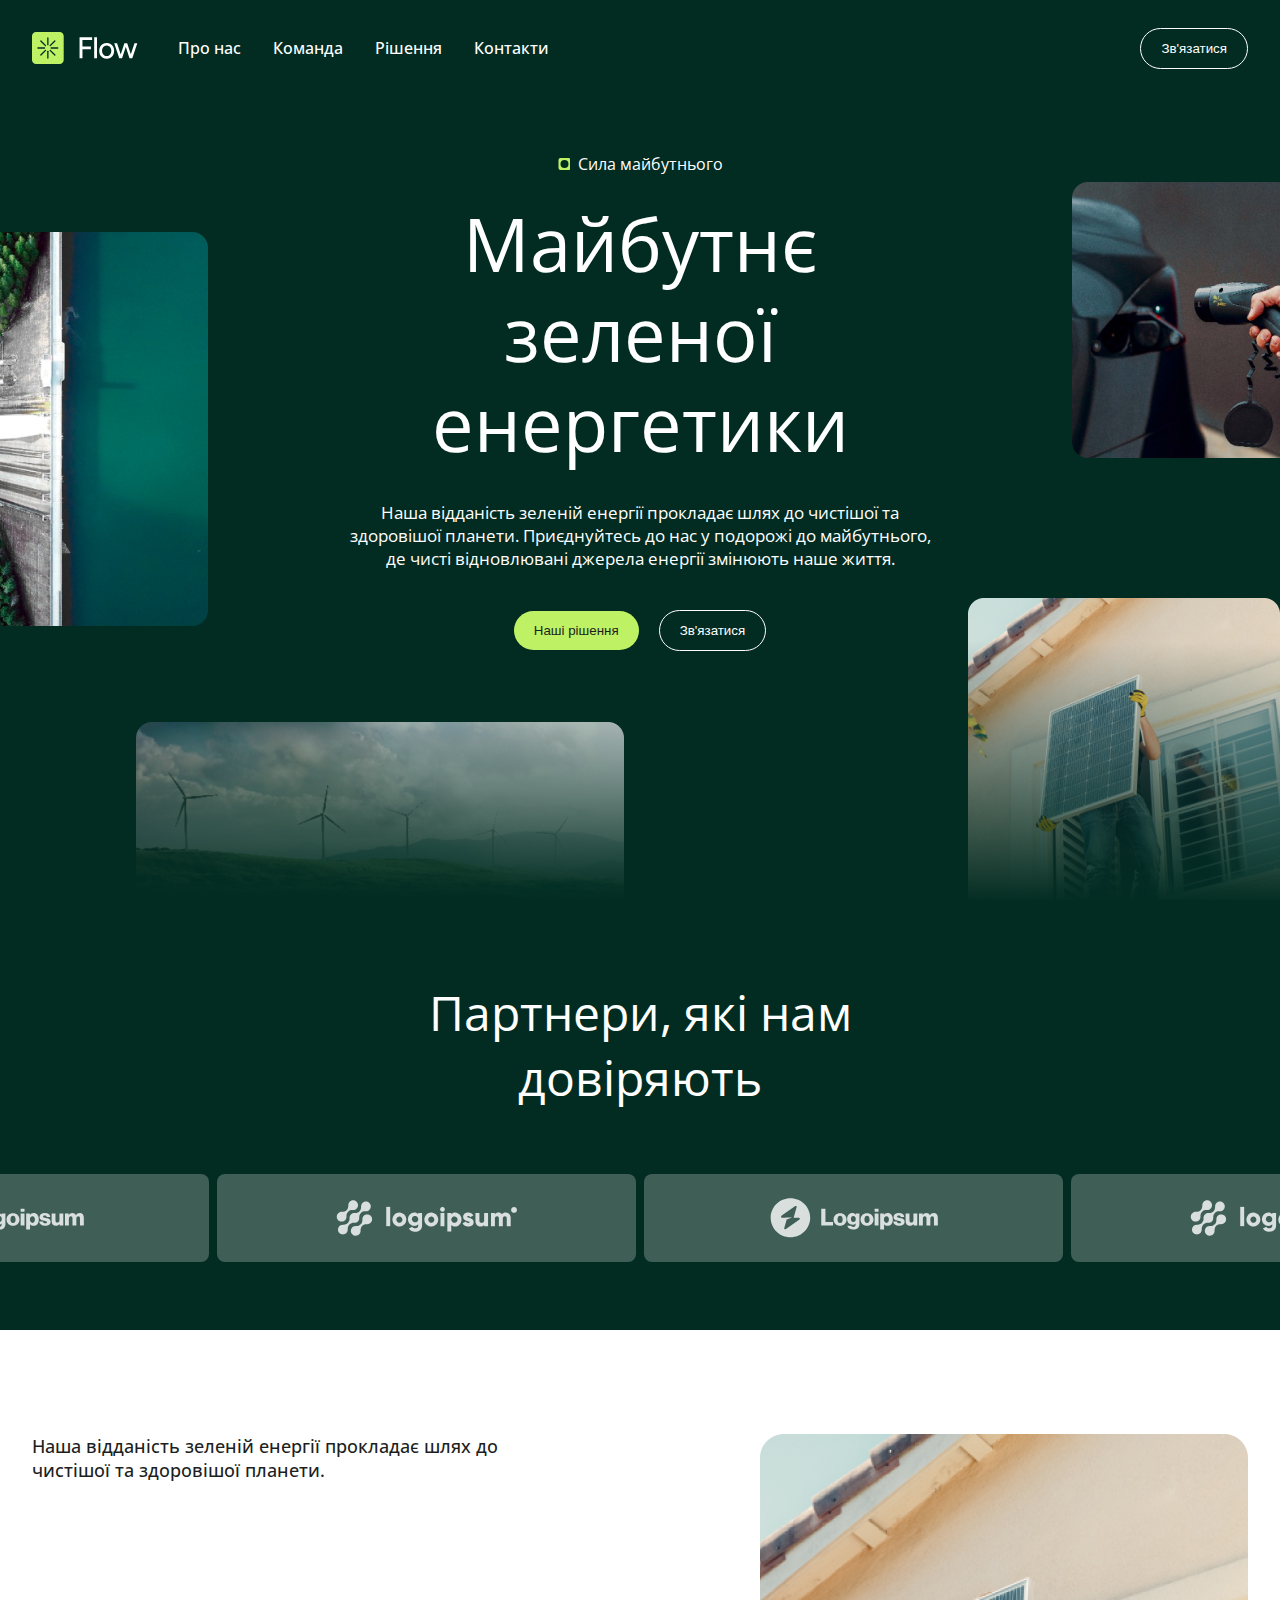
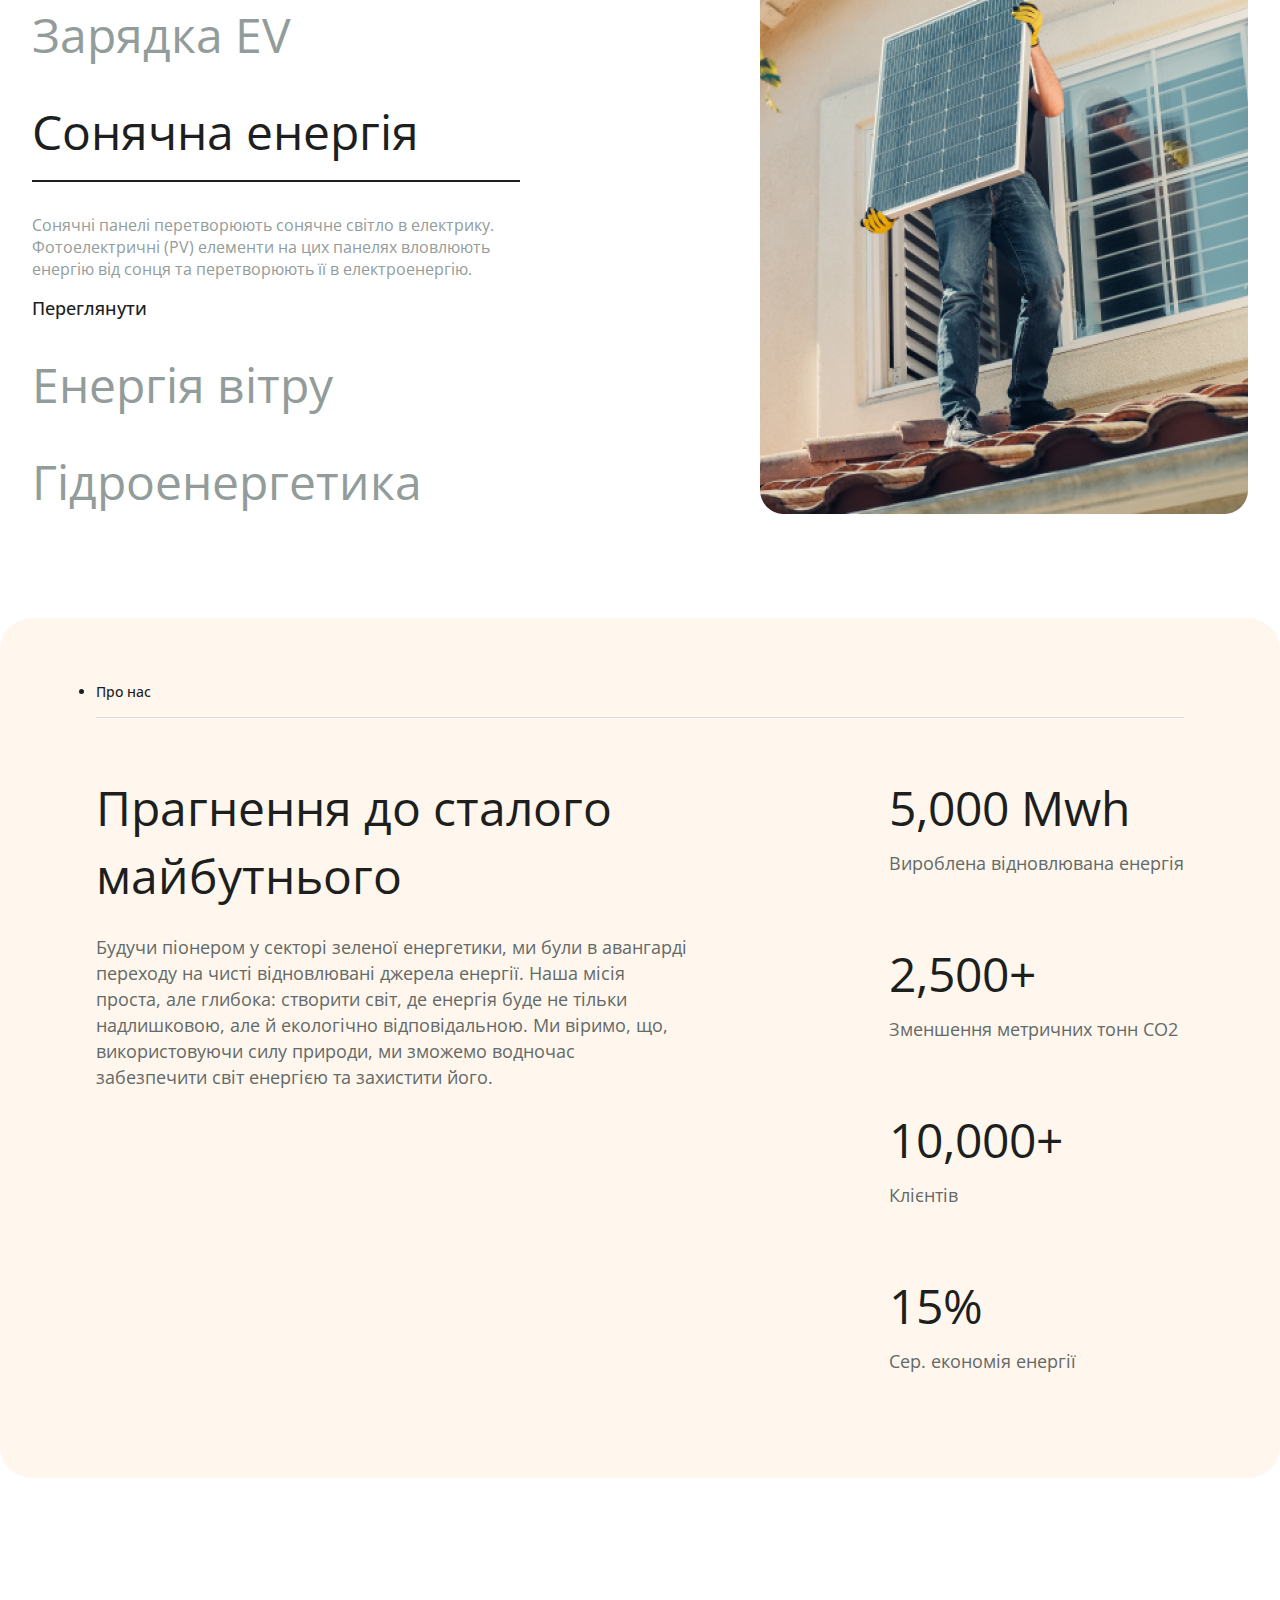
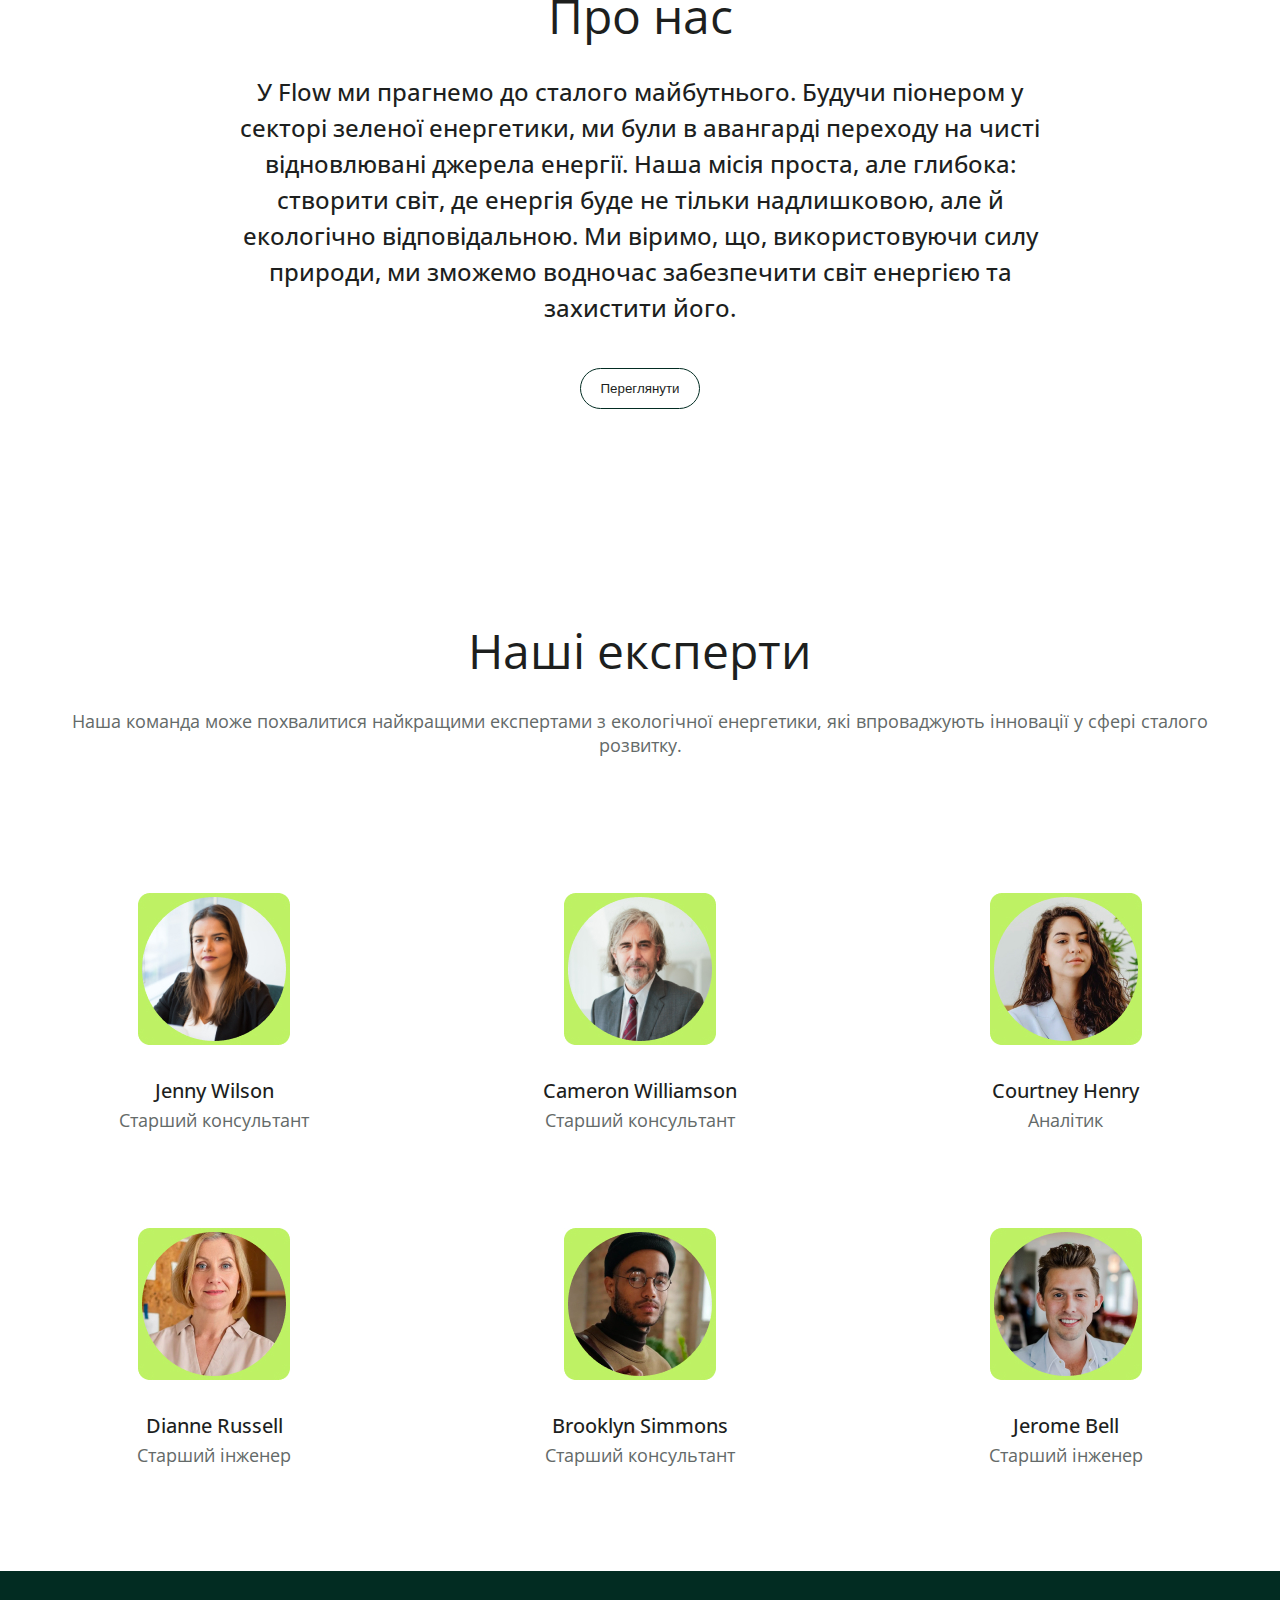
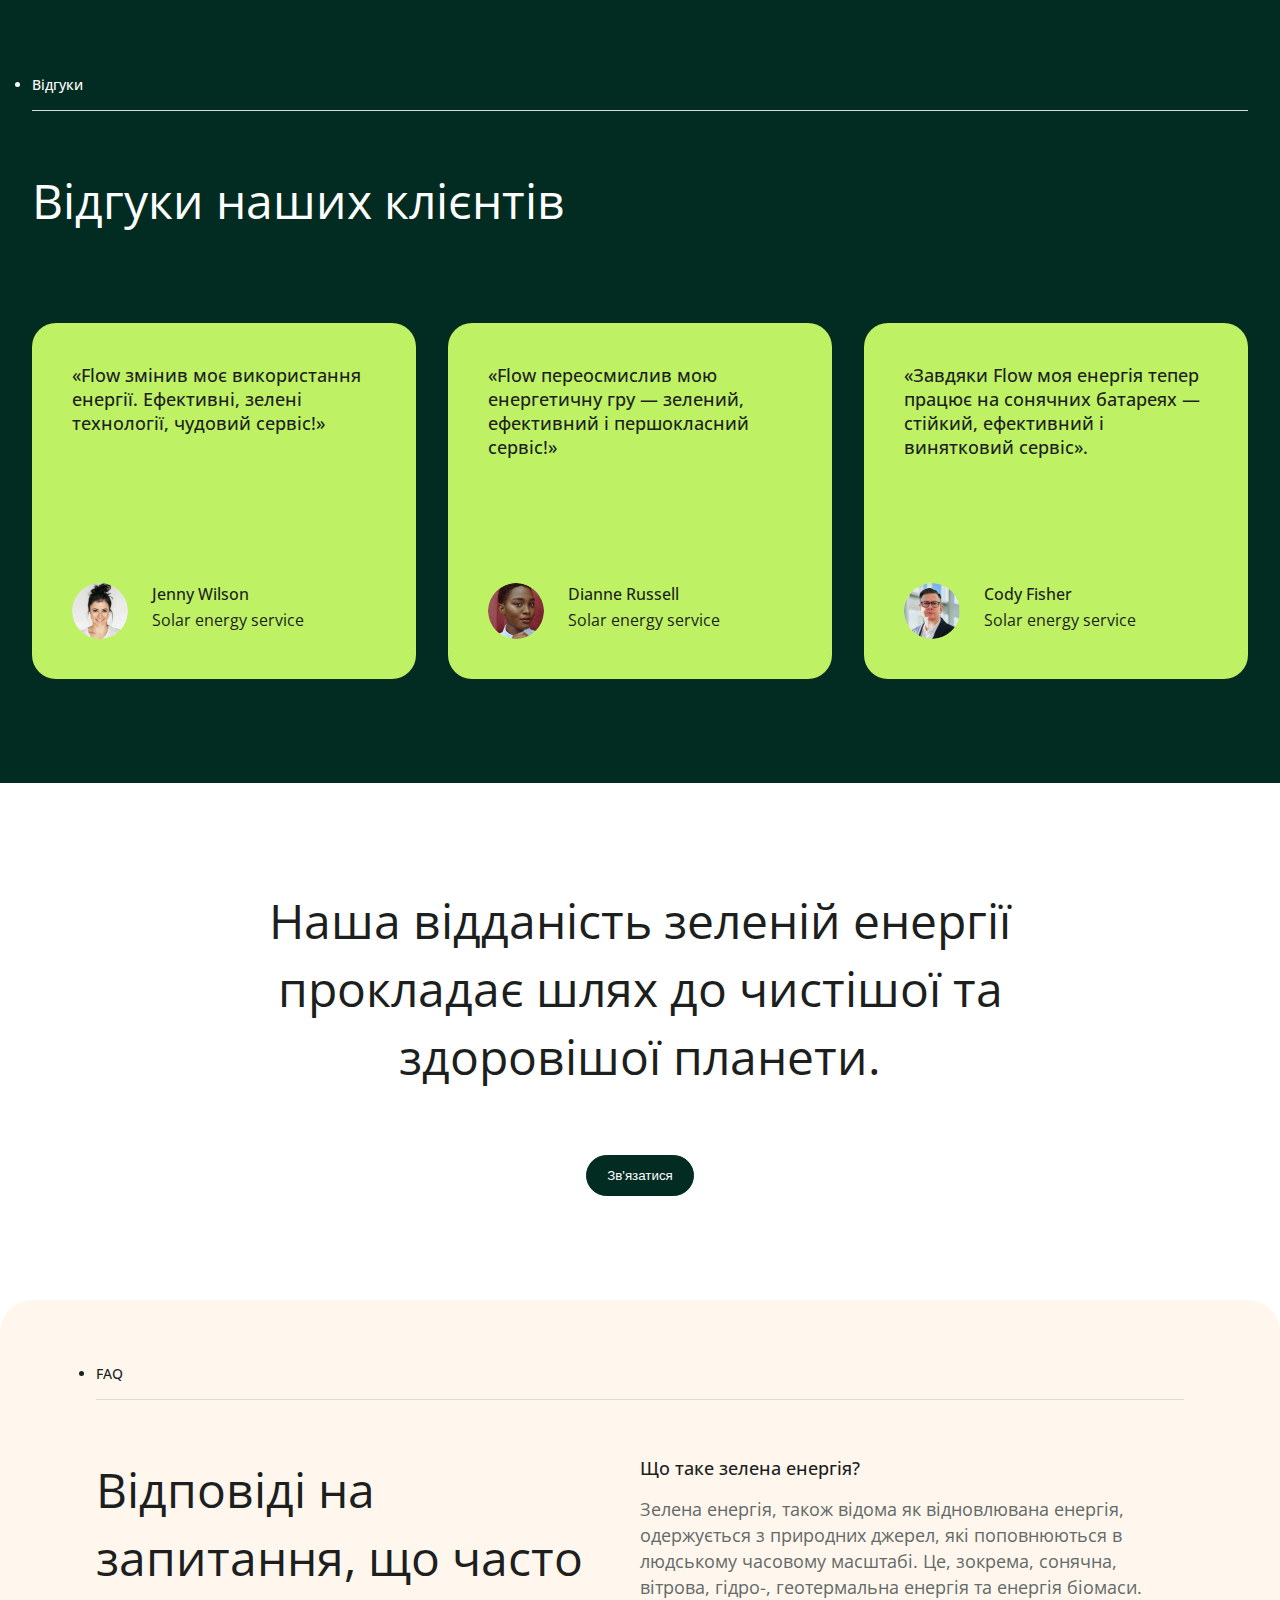
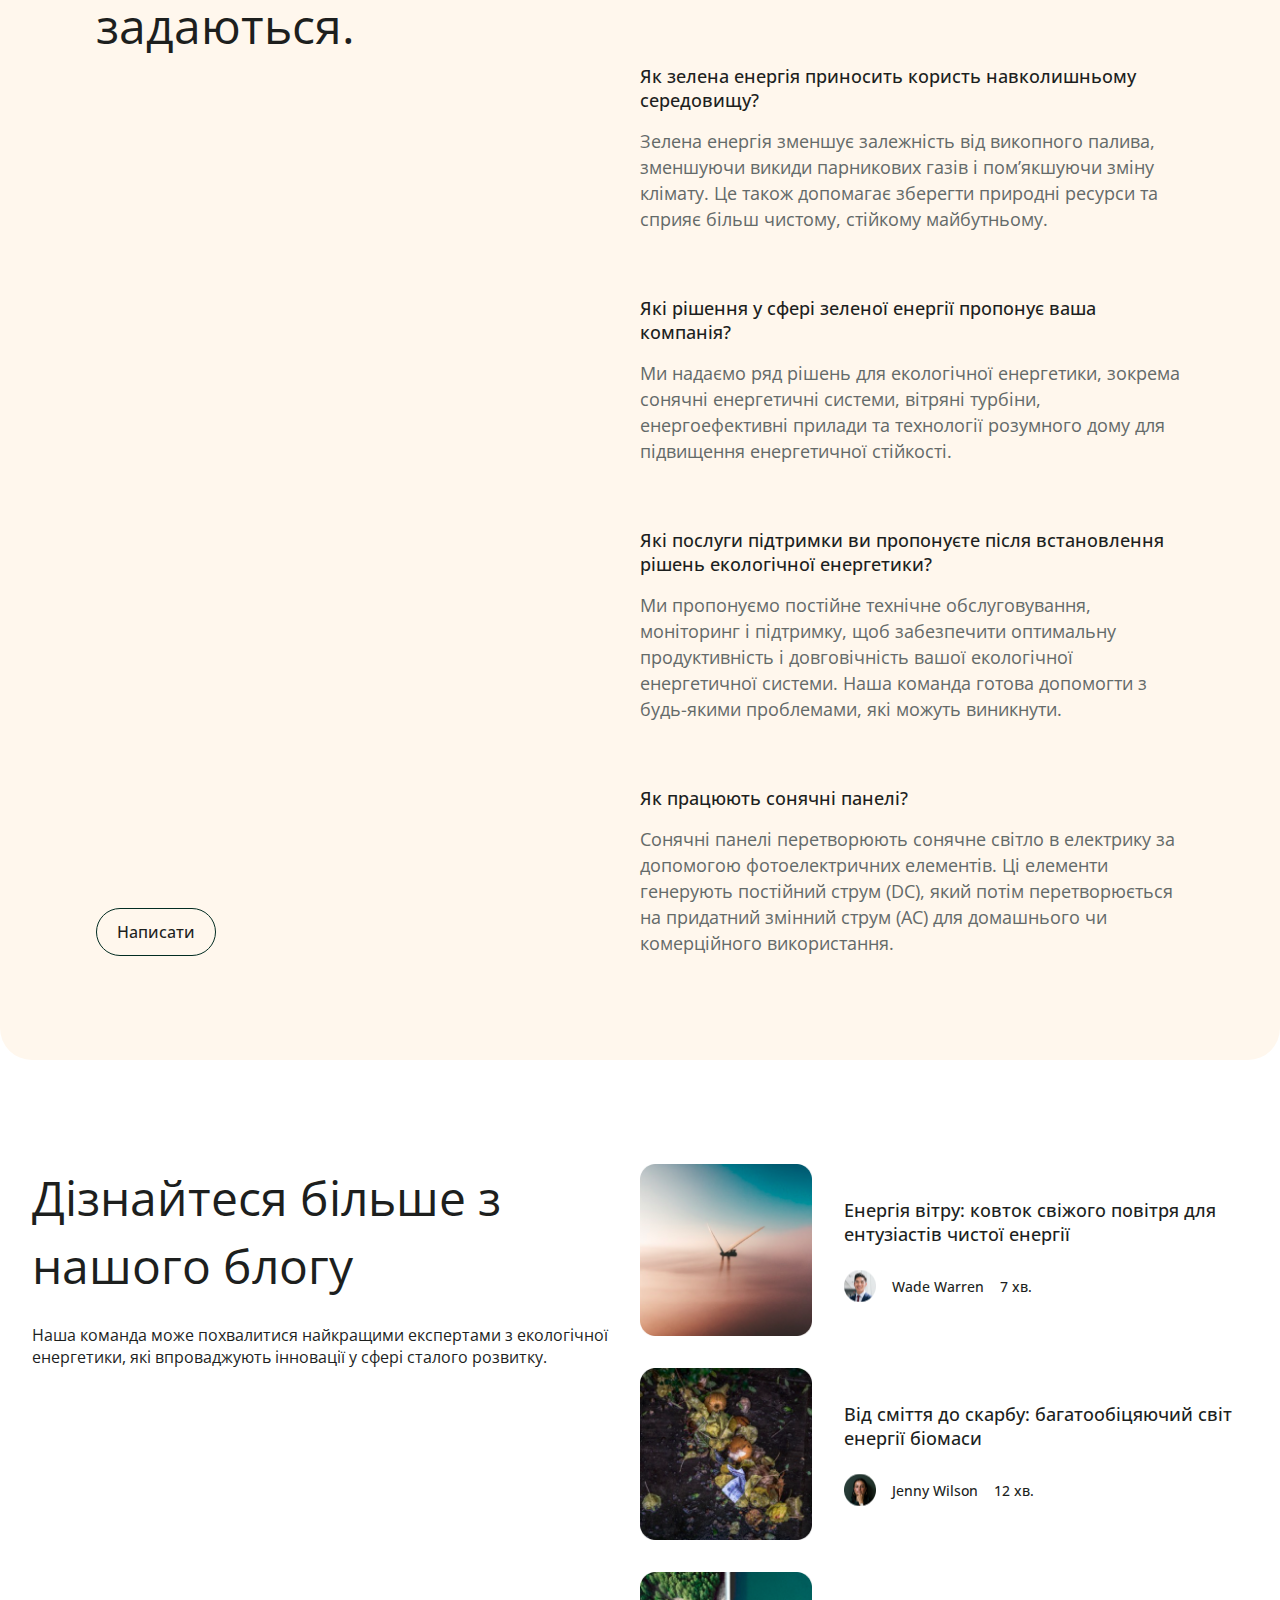
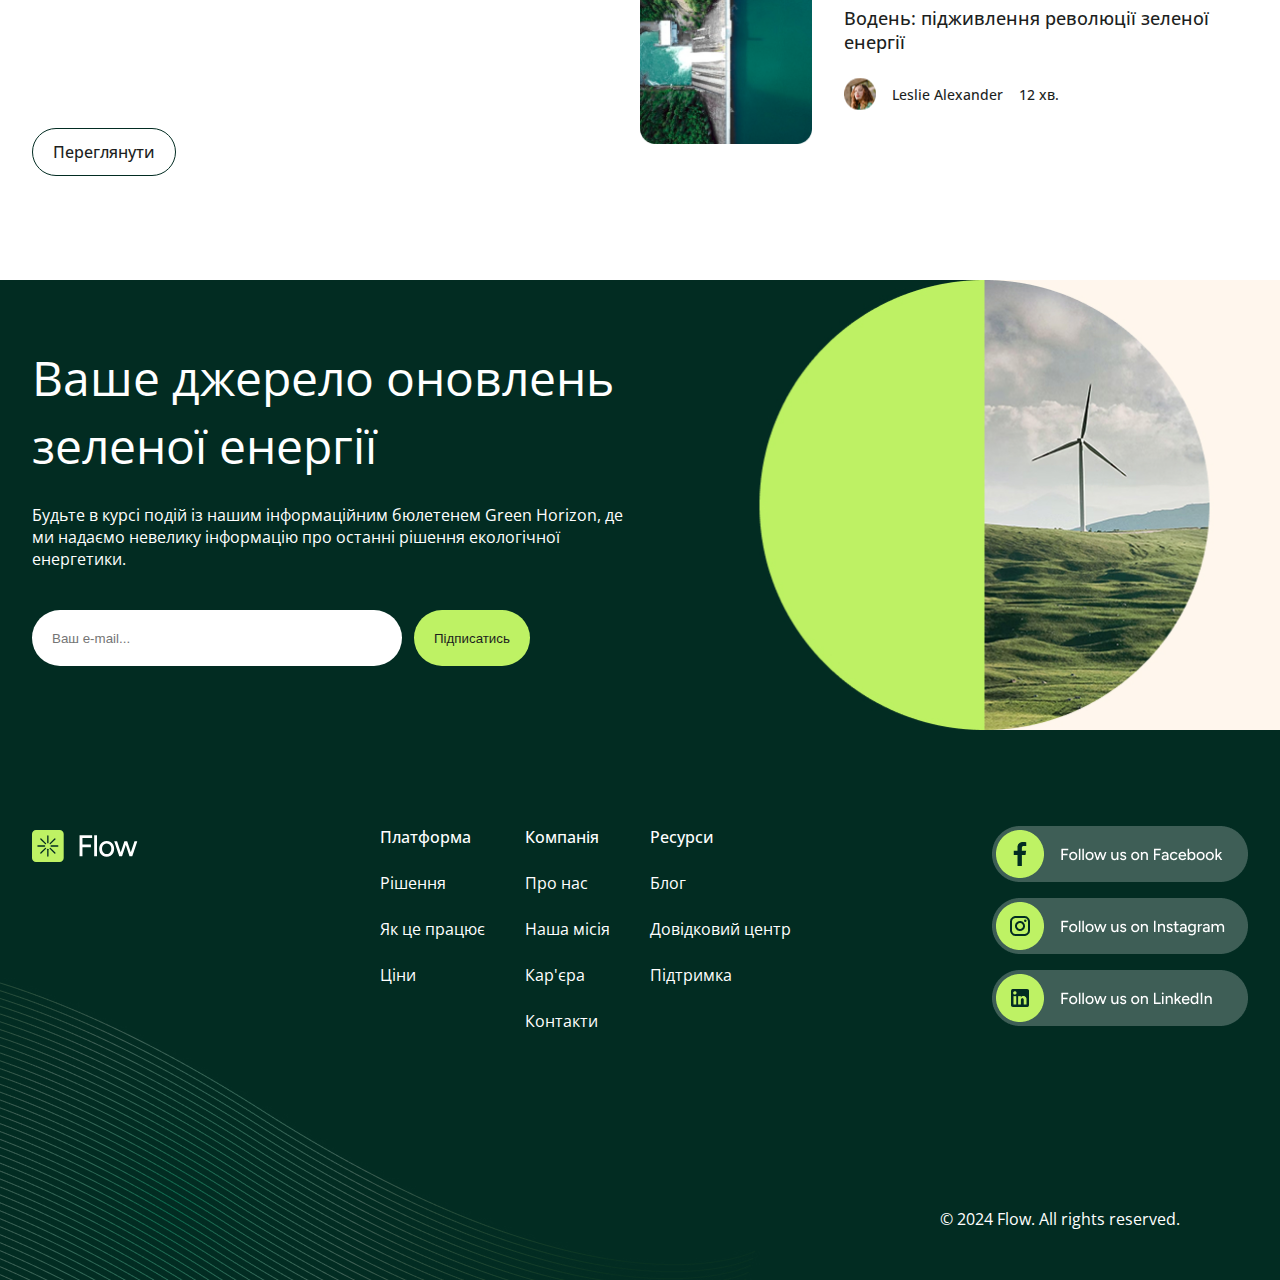
<file: index.html>
<!DOCTYPE html>
<html lang="uk">
<head>
  <meta charset="UTF-8">
  <meta http-equiv="X-UA-Compatible" content="IE=edge">
  <meta name="viewport" content="width=device-width, initial-scale=1.0">
  <title>Зелена енергетика</title>
  <link rel="icon" type="image/x-icon" href="favicon.png">
  <link rel="preconnect" href="https://fonts.googleapis.com">
  <link rel="preconnect" href="https://fonts.gstatic.com" crossorigin>
  <link href="https://fonts.googleapis.com/css2?family=Open+Sans:ital,wght@0,300..800;1,300..800&display=swap" rel="stylesheet">
  <link rel="stylesheet" href="https://cdnjs.cloudflare.com/ajax/libs/font-awesome/6.6.0/css/all.min.css" integrity="sha512-Kc323vGBEqzTmouAECnVceyQqyqdsSiqLQISBL29aUW4U/M7pSPA/gEUZQqv1cwx4OnYxTxve5UMg5GT6L4JJg==" crossorigin="anonymous" referrerpolicy="no-referrer" />
  
  <link rel="stylesheet" href="styles/style.css">
</head>
<body>
  <header class="main-header cover-bg d-flex">
    <nav class="header-nav">
      <div class="content-wrap d-flex justify-between vertical-center h-full">
        <div class="d-flex">
          <div class="main-logo">
            <a href="index.html">
              <img src="images/logo.svg" alt="logo">
            </a>
          </div>
          <ul class="main-menu d-flex vertical-center">
            <li>
              <a href="about.html">
                Про нас
              </a>
            </li>
            <li>
              <a href="team.html">
                Команда
              </a>
            </li>
            <li>
              <a href="404.html">
                Рішення
              </a>
            </li>
            <li>
              <a href="contact.html">
                Контакти
              </a>
            </li>
          </ul>
        </div>
        <div>
          <button class="header-btn modal-btn">
            Зв'язатися
          </button>
        </div>
      </div>
    </nav>
    <div class="header-content">
      <div class="header-content-slogan d-flex vertical-center">
        <div class="slogan-icon"></div>
        <span>Сила майбутнього</span>
      </div>
      <h1 class="header-content-title">
        Майбутнє зеленої енергетики
      </h1>
      <h2 class="header-content-subtitle">
        Наша відданість зеленій енергії прокладає шлях до чистішої та здоровішої планети. 
        Приєднуйтесь до нас у подорожі до майбутнього, де чисті відновлювані джерела енергії 
        змінюють наше життя.
      </h2>
      <div class="header-content-controls">
        <button class="header-btn header-btn-green">
          Наші рішення
        </button>
        <button class="header-btn modal-btn">
          Зв'язатися
        </button>
      </div>
    </div>
  </header>

  <main>
    
    <section class="partners">
      <div class="partners-title">
        Партнери, які нам довіряють
      </div>
      <div class="partners-grid d-flex">
        <div class="partners-grid-item partners-grid-item-1"></div>
        <div class="partners-grid-item partners-grid-item-2"></div>
        <div class="partners-grid-item partners-grid-item-1"></div>
        <div class="partners-grid-item partners-grid-item-2"></div>
      </div>
    </section>

    <section class="section promo-section">
      <div class="content-wrap d-flex justify-between">
        <div class="promo-section-content d-flex">
          <div class="promo-section-content-title">
            Наша відданість зеленій енергії прокладає шлях до чистішої та здоровішої планети.
          </div>
          <div class="promo-section-content-list">
            <ul>
              <li>Зарядка EV</li>
              <li class="list-item-active">
                <div class="list-title">
                  Сонячна енергія
                </div>
                <div class="list-text">
                  Сонячні панелі перетворюють сонячне світло в електрику. Фотоелектричні (PV) 
                  елементи на цих панелях вловлюють енергію від сонця та перетворюють її в електроенергію.
                </div>
                <div class="list-link">
                  <a href="#">Переглянути</a>
                </div>
              </li>
              <li>Енергія вітру</li>
              <li>Гідроенергетика</li>
            </ul>
          </div>
        </div>
        <div class="promo-section-img cover-bg">

        </div>
      </div>
    </section>

    <section class="about">
      <div class="about-container">
        <div class="content-wrap">
          <div class="about-container-top">
            <ul>
              <li>Про нас</li>
            </ul>          
          </div>
          <div class="d-flex justify-between">
            <div class="about-container-l">
              <div class="section-title">
                Прагнення до сталого майбутнього
              </div>
              <div class="about-container-text">
                Будучи піонером у секторі зеленої енергетики, ми були в авангарді переходу на чисті 
                відновлювані джерела енергії. Наша місія проста, але глибока: створити світ, де енергія 
                буде не тільки надлишковою, але й екологічно відповідальною. Ми віримо, що, використовуючи 
                силу природи, ми зможемо водночас забезпечити світ енергією та захистити його.
              </div>
            </div>
            <div class="about-container-r">
              <div class="about-container-r-item">
                <div class="section-title">
                  5,000 Mwh
                </div>
                <div class="about-container-text">
                  Вироблена відновлювана енергія
                </div>
              </div>
              <div class="about-container-r-item">
                <div class="section-title">
                  2,500+
                </div>
                <div class="about-container-text">
                  Зменшення метричних тонн CO2
                </div>
              </div>
              <div class="about-container-r-item">
                <div class="section-title">
                  10,000+
                </div>
                <div class="about-container-text">
                  Клієнтів
                </div>
              </div>
              <div class="about-container-r-item">
                <div class="section-title">
                  15%
                </div>
                <div class="about-container-text">
                  Сер. економія енергії
                </div>
              </div>
            </div>
          </div>
        </div>
      </div>
    </section>

    <section class="section section-about-us">
      <div class="content-wrap">
        <div class="section-title">
          Про нас
        </div>
        <div class="section-about-us-content">
          <p>
            У Flow ми прагнемо до сталого майбутнього. Будучи піонером у секторі зеленої енергетики, 
            ми були в авангарді переходу на чисті відновлювані джерела енергії. Наша місія проста, але 
            глибока: створити світ, де енергія буде не тільки надлишковою, але й екологічно відповідальною. 
            Ми віримо, що, використовуючи силу природи, ми зможемо водночас забезпечити світ енергією та 
            захистити його.
          </p>
          <button class="header-btn about-btn">
            Переглянути
          </button>
        </div>
      </div>      
    </section>

    <section class="section section-expetrs">
      <div class="content-wrap">
        <div class="section-title">
          Наші експерти
        </div>
        <div class="section-expetrs-subtitle">
          Наша команда може похвалитися найкращими експертами з екологічної енергетики, які впроваджують інновації 
          у сфері сталого розвитку.
        </div>
        <div class="experts-grid d-flex justify-between ">
          <div class="experts-grid-item">
            <div class="experts-grid-item-img experts-grid-item-img-1 cover-bg"></div>
            <div class="experts-grid-item-name">
              Jenny Wilson
            </div>
            <div class="experts-grid-item-position">
              Старший консультант
            </div>
          </div>
          <div class="experts-grid-item">
            <div class="experts-grid-item-img experts-grid-item-img-2 cover-bg"></div>
            <div class="experts-grid-item-name">
              Cameron Williamson
            </div>
            <div class="experts-grid-item-position">
              Старший консультант
            </div>
          </div>
          <div class="experts-grid-item">
            <div class="experts-grid-item-img experts-grid-item-img-3 cover-bg"></div>
            <div class="experts-grid-item-name">
              Courtney Henry
            </div>
            <div class="experts-grid-item-position">
              Аналітик
            </div>
          </div>
          <div class="experts-grid-item">
            <div class="experts-grid-item-img experts-grid-item-img-4 cover-bg"></div>
            <div class="experts-grid-item-name">
              Dianne Russell
            </div>
            <div class="experts-grid-item-position">
              Старший інженер
            </div>
          </div>
          <div class="experts-grid-item">
            <div class="experts-grid-item-img experts-grid-item-img-5 cover-bg"></div>
            <div class="experts-grid-item-name">
              Brooklyn Simmons
            </div>
            <div class="experts-grid-item-position">
              Старший консультант
            </div>
          </div>
          <div class="experts-grid-item">
            <div class="experts-grid-item-img experts-grid-item-img-6 cover-bg "></div>
            <div class="experts-grid-item-name">
              Jerome Bell
            </div>
            <div class="experts-grid-item-position">
              Старший інженер
            </div>
          </div>
        </div>
      </div>
    </section>

    <section class="about section section-testimonials">
        <div class="content-wrap">
          <div class="about-container-top">
            <ul>
              <li>Відгуки</li>
            </ul>          
          </div>
          <div class="section-title">
            Відгуки наших клієнтів
          </div>
          <div class="testimonials-grid d-flex justify-between">
            <div class="testimonials-grid-item">
              <div class="testimonials-grid-item-text">
                «Flow змінив моє використання енергії. Ефективні, зелені технології, 
                чудовий сервіс!»
              </div>
              <div class="testimonials-grid-item-footer">
                <div class="client-img client-img-1 cover-bg"></div>
                <div class="client-info">
                  <p>Jenny Wilson</p>
                  <p>Solar energy service</p>
                </div>
              </div>
            </div>
            <div class="testimonials-grid-item">
              <div class="testimonials-grid-item-text">
                «Flow переосмислив мою енергетичну гру — зелений, ефективний і першокласний сервіс!»
              </div>
              <div class="testimonials-grid-item-footer">
                <div class="client-img client-img-2 cover-bg"></div>
                <div class="client-info">
                  <p>Dianne Russell</p>
                  <p>Solar energy service</p>
                </div>
              </div>
            </div>
            <div class="testimonials-grid-item">
              <div class="testimonials-grid-item-text">
                «Завдяки Flow моя енергія тепер працює на сонячних батареях — стійкий, ефективний і винятковий сервіс».
              </div>
              <div class="testimonials-grid-item-footer">
                <div class="client-img client-img-3 cover-bg"></div>
                <div class="client-info">
                  <p>Cody Fisher</p>
                  <p>Solar energy service</p>
                </div>
              </div>
            </div>
          </div>
        </div>
    </section>

    <section class="section title-section">
      <div class="content-wrap">
        <div class="section-title">
          Наша відданість зеленій енергії прокладає шлях до чистішої та здоровішої планети.
        </div>
        <div class="center">
          <button class="header-btn about-btn title-section-btn modal-btn">
            Зв'язатися          
          </button>
        </div>
      </div> 
    </section>

    <section class="about faq-section">
      <div class="about-container">
        <div class="content-wrap">
          <div class="about-container-top">
            <ul>
              <li>FAQ</li>
            </ul>          
          </div>
          <div class="d-flex justify-between">
            <div class="about-container-l">
              <div class="section-title">
                Відповіді на запитання, що часто задаються.
              </div>
              <a href="contact.html" class="header-btn about-btn">
                <span>Написати </span>
                <i class="fa-solid fa-arrow-right"></i>
              </a>
            </div>
            <div class="about-container-r">
              <div class="about-container-r-item">
                <div class="section-title">
                  Що таке зелена енергія?
                </div>
                <div class="about-container-text">
                  Зелена енергія, також відома як відновлювана енергія, одержується з природних джерел, які поповнюються в людському часовому масштабі. Це, зокрема, сонячна, вітрова, гідро-, геотермальна енергія та енергія біомаси.
                </div>
              </div>
              <div class="about-container-r-item">
                <div class="section-title">
                  Як зелена енергія приносить користь навколишньому середовищу?
                </div>
                <div class="about-container-text">
                  Зелена енергія зменшує залежність від викопного палива, зменшуючи викиди парникових газів і пом’якшуючи зміну клімату. Це також допомагає зберегти природні ресурси та сприяє більш чистому, стійкому майбутньому.
                </div>
              </div>
              <div class="about-container-r-item">
                <div class="section-title">
                  Які рішення у сфері зеленої енергії пропонує ваша компанія?
                </div>
                <div class="about-container-text">
                  Ми надаємо ряд рішень для екологічної енергетики, зокрема сонячні енергетичні системи, вітряні турбіни, енергоефективні прилади та технології розумного дому для підвищення енергетичної стійкості.
                </div>
              </div>
              <div class="about-container-r-item">
                <div class="section-title">
                  Які послуги підтримки ви пропонуєте після встановлення рішень екологічної енергетики?
                </div>
                <div class="about-container-text">
                  Ми пропонуємо постійне технічне обслуговування, моніторинг і підтримку, щоб забезпечити оптимальну продуктивність і довговічність вашої екологічної енергетичної системи. Наша команда готова допомогти з будь-якими проблемами, які можуть виникнути.
                </div>
              </div>
              <div class="about-container-r-item">
                <div class="section-title">
                  Як працюють сонячні панелі?
                </div>
                <div class="about-container-text">
                  Сонячні панелі перетворюють сонячне світло в електрику за допомогою фотоелектричних елементів. Ці елементи генерують постійний струм (DC), який потім перетворюється на придатний змінний струм (AC) для домашнього чи комерційного використання.
                </div>
              </div>
            </div>
          </div>
        </div>
      </div>
    </section>

    <section class="section blog-section">
      <div class="content-wrap d-flex">
        <div class="blog-section-l">
          <div class="section-title">
            Дізнайтеся більше з нашого блогу
          </div>
          <p class="section-subtitle">
            Наша команда може похвалитися найкращими експертами з екологічної енергетики, 
            які впроваджують інновації у сфері сталого розвитку.
          </p>  
          <a href="blog.html" class="header-btn about-btn">
            <span>Переглянути</span>
          </a>
        </div>
        <div class="blog-section-r">
          <div class="blog-section-item">
            <div class="blog-section-item-img blog-section-item-img-1 cover-bg"></div>
            <div class="blog-section-item-content">
              <div class="blog-section-item-title">
                Енергія вітру: ковток свіжого повітря для ентузіастів чистої енергії
              </div>
              <div class="blog-section-item-content-footer d-flex vertical-center">
                <div class="author-img author-img-1 cover-bg"></div>
                <div class="author-name">
                  Wade Warren
                </div>
                <div class="time">
                  7 хв.
                </div>
              </div>
            </div>
          </div>
          <div class="blog-section-item">
            <div class="blog-section-item-img blog-section-item-img-2 cover-bg"></div>
            <div class="blog-section-item-content">
              <div class="blog-section-item-title">
                Від сміття до скарбу: багатообіцяючий світ енергії біомаси
              </div>
              <div class="blog-section-item-content-footer d-flex vertical-center">
                <div class="author-img author-img-2 cover-bg"></div>
                <div class="author-name">
                  Jenny Wilson
                </div>
                <div class="time">
                  12 хв.
                </div>
              </div>
            </div>
          </div>
          <div class="blog-section-item">
            <div class="blog-section-item-img blog-section-item-img-3 cover-bg"></div>
            <div class="blog-section-item-content">
              <div class="blog-section-item-title">
                Водень: підживлення революції зеленої енергії
              </div>
              <div class="blog-section-item-content-footer d-flex vertical-center">
                <div class="author-img author-img-3 cover-bg"></div>
                <div class="author-name">
                  Leslie Alexander
                </div>
                <div class="time">
                  12 хв.
                </div>
              </div>
            </div>
          </div>
        </div>
      </div>
    </section>

    <section class="form-section cover-bg">
      <div class="content-wrap h-full">
        <div class="form-section-content">
          <div class="section-title">
            Ваше джерело оновлень зеленої енергії
          </div>
          <div class="section-subtitle">
            Будьте в курсі подій із нашим інформаційним бюлетенем Green Horizon, де ми 
            надаємо невелику інформацію про останні рішення екологічної енергетики.
          </div>
          <form action="#" class="form">
            <input type="email" placeholder="Ваш e-mail...">
            <button class="header-btn header-btn-green">Підписатись</button>
          </form>
        </div>
      </div>
    </section>

  </main>

  <footer class="cover-bg relative">
    <div class="content-wrap d-flex justify-between">
      <div class="main-logo">
        <a href="index.html">
          <img src="images/logo.svg" alt="logo">
        </a>
      </div>
      <nav class="footer-menu d-flex">
        <div class="footer-menu-item">
          <div class="footer-menu-item-title">
            Платформа
          </div>
          <a href="#">Рішення</a>
          <a href="#">Як це працює</a>
          <a href="#">Ціни</a>
        </div>
        <div class="footer-menu-item">
          <div class="footer-menu-item-title">
            Компанія
          </div>
          <a href="#">Про нас</a>
          <a href="#">Наша місія</a>
          <a href="#">Кар'єра</a>
          <a href="#">Контакти</a>
        </div>
        <div class="footer-menu-item">
          <div class="footer-menu-item-title">
            Ресурси
          </div>
          <a href="#">Блог</a>
          <a href="#">Довідковий центр</a>
          <a href="#">Підтримка</a>
        </div>
      </nav>
      <div class="social">
        <a href="#" class="social-item social-item-f cover-bg">
        </a>
        <a href="#" class="social-item social-item-i cover-bg"></a>
        <a href="#" class="social-item social-item-l cover-bg"></a>
      </div>
    </div>
    <div class="content-wrap absolute">
      <div class="copyright ">
        © 2024 Flow. All rights reserved.
      </div>
    </div>
  </footer>

  <button id="scrollToTop" class="scroll-to-top"><i class="fa-solid fa-arrow-up"></i></button>

  <div id="contactModal" class="modal">
    <div class="modal-content">
      <span class="close-btn">&times;</span>
      <h2>Зв'язатися</h2>
      <form id="contactForm">
        <label for="name">Ім'я</label>
        <input type="text" id="name" name="name" required>
  
        <label for="email">Пошта</label>
        <input type="email" id="email" name="email" required>
  
        <label for="phone">Телефон</label>
        <input type="tel" id="phone" name="phone" required>
  
        <label for="message">Повідомлення</label>
        <textarea id="message" name="message" rows="4" required></textarea>
  
        <button type="submit" class="header-btn">Відправити</button>
      </form>
    </div>
  </div>

  <script src="script/app.js"></script>
</body>
</html>
</file>
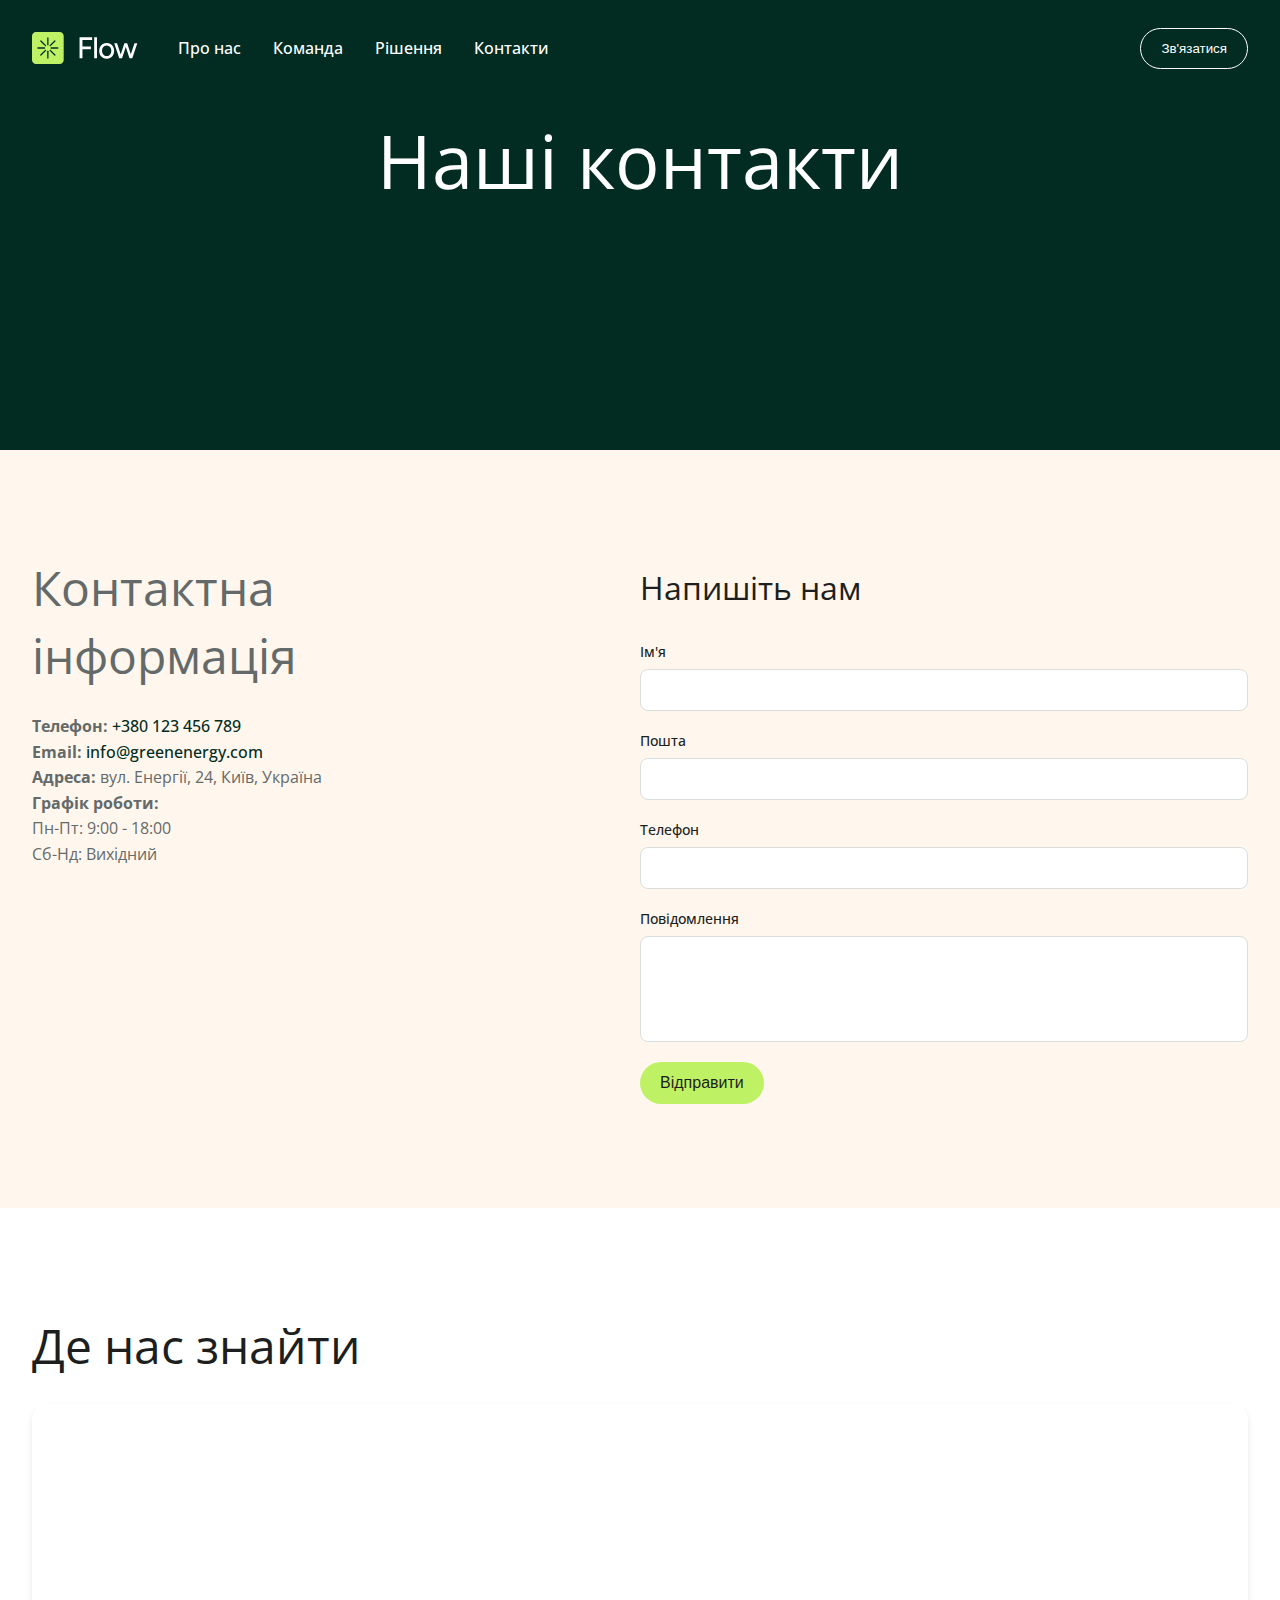
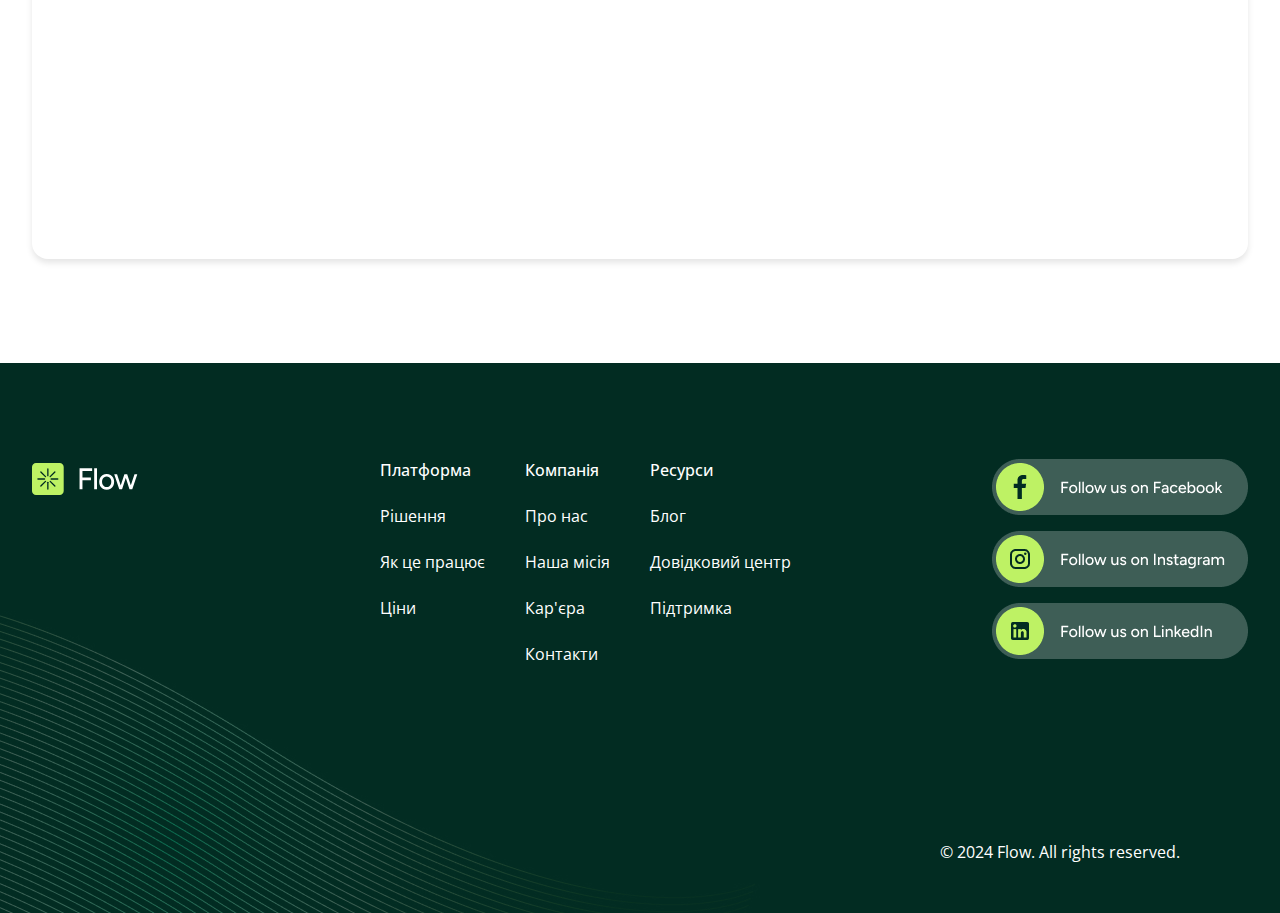
<file: contact.html>
<!DOCTYPE html>
<html lang="uk">
<head>
  <meta charset="UTF-8">
  <meta http-equiv="X-UA-Compatible" content="IE=edge">
  <meta name="viewport" content="width=device-width, initial-scale=1.0">
  <title>Зелена енергетика</title>
  <link rel="icon" type="image/x-icon" href="favicon.png">
  <link rel="preconnect" href="https://fonts.googleapis.com">
  <link rel="preconnect" href="https://fonts.gstatic.com" crossorigin>
  <link href="https://fonts.googleapis.com/css2?family=Open+Sans:ital,wght@0,300..800;1,300..800&display=swap" rel="stylesheet">
  <link rel="stylesheet" href="https://cdnjs.cloudflare.com/ajax/libs/font-awesome/6.6.0/css/all.min.css" integrity="sha512-Kc323vGBEqzTmouAECnVceyQqyqdsSiqLQISBL29aUW4U/M7pSPA/gEUZQqv1cwx4OnYxTxve5UMg5GT6L4JJg==" crossorigin="anonymous" referrerpolicy="no-referrer" />
  
  <link rel="stylesheet" href="styles/style.css">
</head>
<body>
  <header class="main-header contact-header cover-bg d-flex">
    <nav class="header-nav">
      <div class="content-wrap d-flex justify-between vertical-center h-full">
        <div class="d-flex">
          <div class="main-logo">
            <a href="index.html">
              <img src="images/logo.svg" alt="logo">
            </a>
          </div>
          <ul class="main-menu d-flex vertical-center">
            <li>
              <a href="about.html">
                Про нас
              </a>
            </li>
            <li>
              <a href="team.html">
                Команда
              </a>
            </li>
            <li>
              <a href="404.html">
                Рішення
              </a>
            </li>
            <li>
              <a href="contact.html">
                Контакти
              </a>
            </li>
          </ul>
        </div>
        <div>
          <button class="header-btn modal-btn">
            Зв'язатися
          </button>
        </div>
      </div>
    </nav>
    <div class="header-content">
      <h1 class="header-content-title">
        Наші контакти
      </h1>
    </div>
  </header>

  <main>
    <section class="section contact-form-section">
      <div class="content-wrap d-flex justify-between">
        <div class="contact-info">
          <h2 class="section-title">Контактна інформація</h2>
          <p><strong>Телефон:</strong> <a href="tel:+380123456789">+380 123 456 789</a></p>
          <p><strong>Email:</strong> <a href="mailto:info@greenenergy.com">info@greenenergy.com</a></p>
          <p><strong>Адреса:</strong> вул. Енергії, 24, Київ, Україна</p>
          <p><strong>Графік роботи:</strong></p>
          <ul>
            <li>Пн-Пт: 9:00 - 18:00</li>
            <li>Сб-Нд: Вихідний</li>
          </ul>
        </div>
        <div class="contact-form">
          <h2 class="section-title">Напишіть нам</h2>
          <form id="contactForm">
            <label for="name">Ім'я</label>
            <input type="text" id="name" name="name" required>

            <label for="email">Пошта</label>
            <input type="email" id="email" name="email" required>

            <label for="phone">Телефон</label>
            <input type="tel" id="phone" name="phone" required>

            <label for="message">Повідомлення</label>
            <textarea id="message" name="message" rows="5" required></textarea>

            <button type="submit" class="header-btn header-btn-green">Відправити</button>
          </form>
        </div>
      </div>
    </section>

    <section class="section map-section">
      <div class="content-wrap">
        <h2 class="section-title">Де нас знайти</h2>
        <div class="map-container">
          <!-- Google Maps iframe -->
          <iframe 
            src="https://www.google.com/maps/embed?pb=!1m18!1m12!1m3!1d25392.759907529336!2d30.445132!3d50.4501!2m3!1f0!2f0!3f0!3m2!1i1024!2i768!4f13.1!3m3!1m2!1s0x40d4cf8c57e0e5c7%3A0x1c93f6786e6aeed0!2z0JrQvtC80L7QstC-0YHRgtCy0LAsINCa0L7Qu9GW0LrQvtC1LCDQkdC10L7QsA!5e0!3m2!1suk!2sua!4v1698954409134!5m2!1suk!2sua" 
            width="100%" 
            height="450" 
            style="border:0;" 
            allowfullscreen="" 
            loading="lazy" 
            referrerpolicy="no-referrer-when-downgrade">
          </iframe>
        </div>
      </div>
    </section>
  </main>



  <footer class="cover-bg relative">
    <div class="content-wrap d-flex justify-between">
      <div class="main-logo">
        <a href="index.html">
          <img src="images/logo.svg" alt="logo">
        </a>
      </div>
      <nav class="footer-menu d-flex">
        <div class="footer-menu-item">
          <div class="footer-menu-item-title">
            Платформа
          </div>
          <a href="#">Рішення</a>
          <a href="#">Як це працює</a>
          <a href="#">Ціни</a>
        </div>
        <div class="footer-menu-item">
          <div class="footer-menu-item-title">
            Компанія
          </div>
          <a href="#">Про нас</a>
          <a href="#">Наша місія</a>
          <a href="#">Кар'єра</a>
          <a href="#">Контакти</a>
        </div>
        <div class="footer-menu-item">
          <div class="footer-menu-item-title">
            Ресурси
          </div>
          <a href="#">Блог</a>
          <a href="#">Довідковий центр</a>
          <a href="#">Підтримка</a>
        </div>
      </nav>
      <div class="social">
        <a href="#" class="social-item social-item-f cover-bg">
        </a>
        <a href="#" class="social-item social-item-i cover-bg"></a>
        <a href="#" class="social-item social-item-l cover-bg"></a>
      </div>
    </div>
    <div class="content-wrap absolute">
      <div class="copyright ">
        © 2024 Flow. All rights reserved.
      </div>
    </div>
  </footer>

  <button id="scrollToTop" class="scroll-to-top"><i class="fa-solid fa-arrow-up"></i></button>

  <div id="contactModal" class="modal">
    <div class="modal-content">
      <span class="close-btn">&times;</span>
      <h2>Зв'язатися</h2>
      <form id="contactForm">
        <label for="name">Ім'я</label>
        <input type="text" id="name" name="name" required>
  
        <label for="email">Пошта</label>
        <input type="email" id="email" name="email" required>
  
        <label for="phone">Телефон</label>
        <input type="tel" id="phone" name="phone" required>
  
        <label for="message">Повідомлення</label>
        <textarea id="message" name="message" rows="4" required></textarea>
  
        <button type="submit" class="header-btn">Відправити</button>
      </form>
    </div>
  </div>

  <script src="script/app.js"></script>
</body>
</html>
</file>
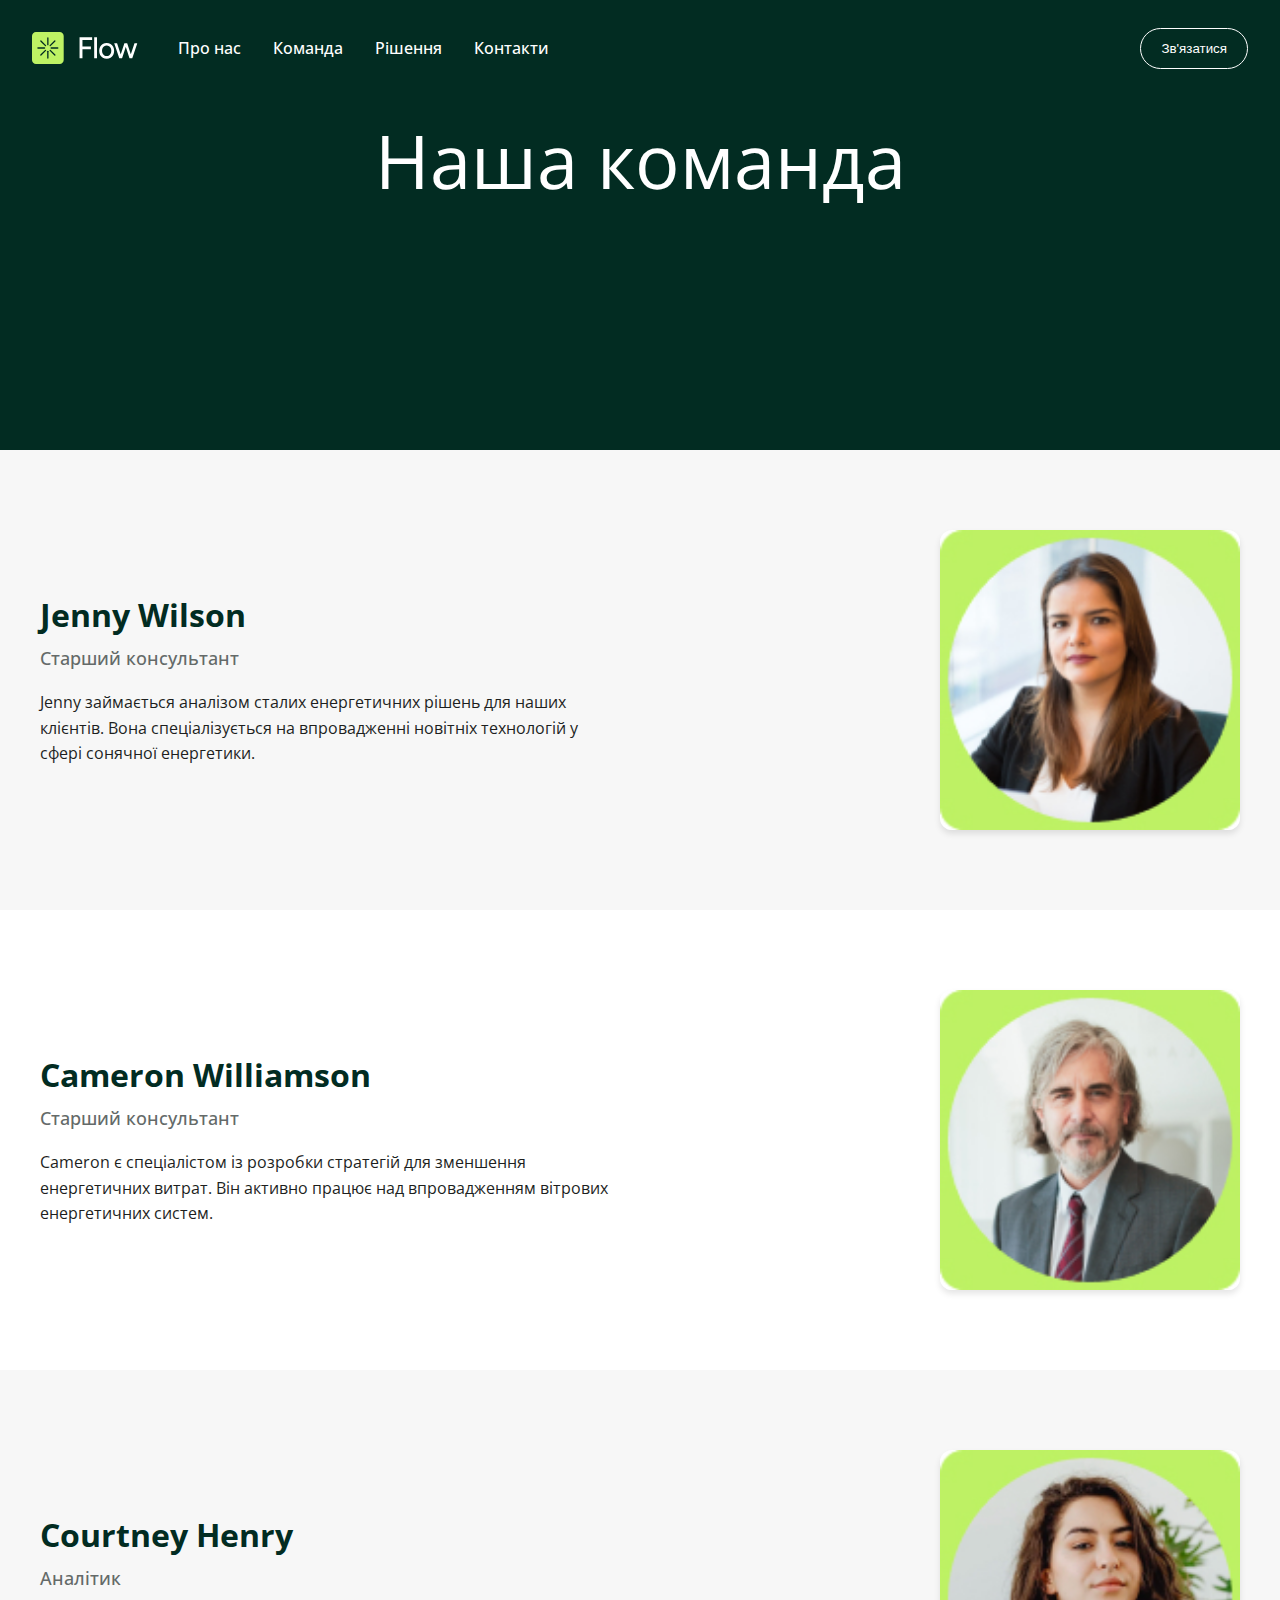
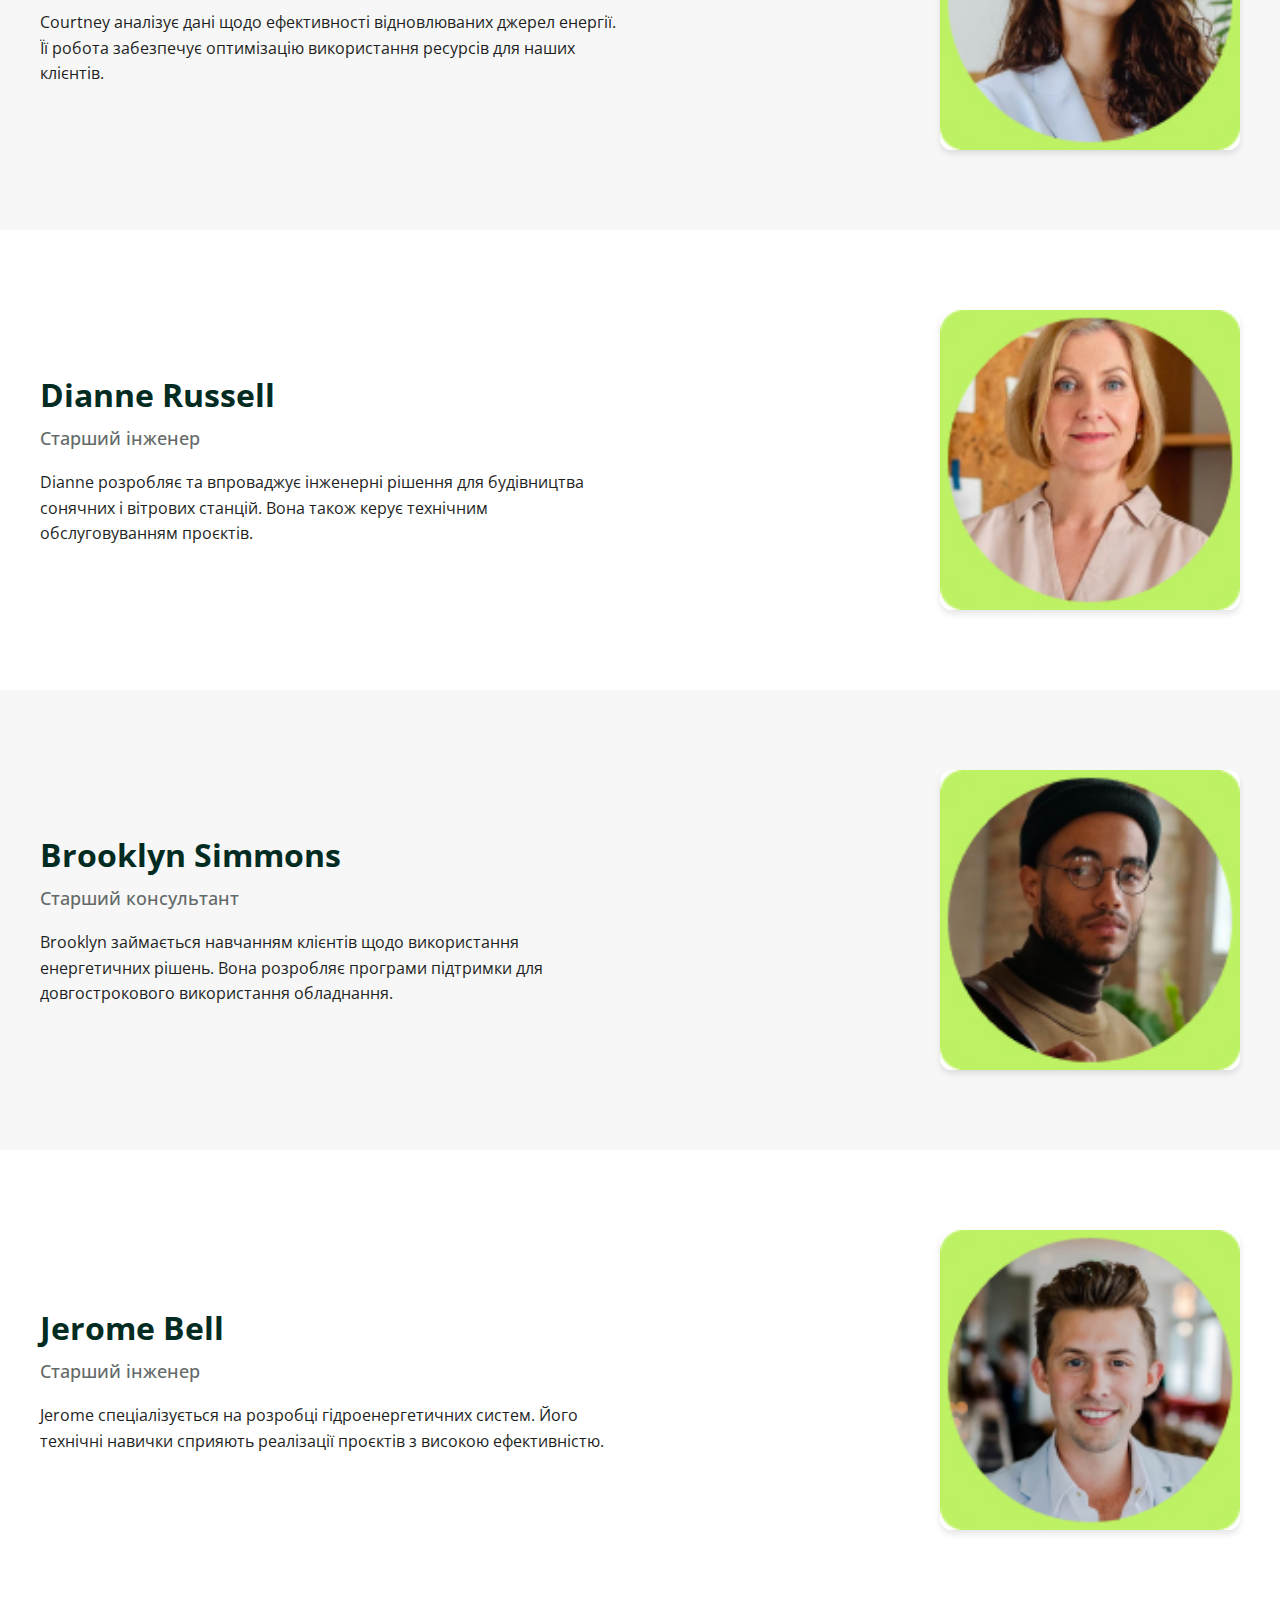
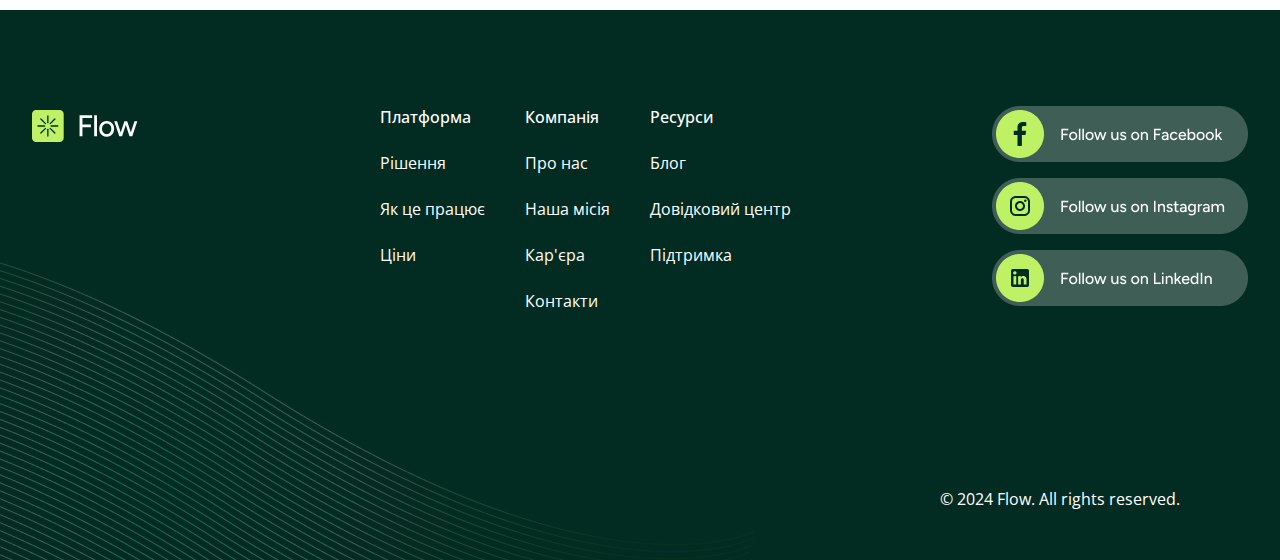
<file: team.html>
<!DOCTYPE html>
<html lang="uk">
<head>
  <meta charset="UTF-8">
  <meta http-equiv="X-UA-Compatible" content="IE=edge">
  <meta name="viewport" content="width=device-width, initial-scale=1.0">
  <title>Про команду - Зелена енергетика</title>
  <link rel="icon" type="image/x-icon" href="favicon.png">
  <link rel="preconnect" href="https://fonts.googleapis.com">
  <link rel="preconnect" href="https://fonts.gstatic.com" crossorigin>
  <link href="https://fonts.googleapis.com/css2?family=Open+Sans:ital,wght@0,300..800;1,300..800&display=swap" rel="stylesheet">
  <link rel="stylesheet" href="https://cdnjs.cloudflare.com/ajax/libs/font-awesome/6.6.0/css/all.min.css" integrity="sha512-Kc323vGBEqzTmouAECnVceyQqyqdsSiqLQISBL29aUW4U/M7pSPA/gEUZQqv1cwx4OnYxTxve5UMg5GT6L4JJg==" crossorigin="anonymous" referrerpolicy="no-referrer" />
  
  <link rel="stylesheet" href="styles/style.css">
</head>
<body>
  <header class="main-header contact-header cover-bg d-flex">
    <nav class="header-nav">
      <div class="content-wrap d-flex justify-between vertical-center h-full">
        <div class="d-flex">
          <div class="main-logo">
            <a href="index.html">
              <img src="images/logo.svg" alt="logo">
            </a>
          </div>
          <ul class="main-menu d-flex vertical-center">
            <li>
              <a href="about.html">
                Про нас
              </a>
            </li>
            <li>
              <a href="team.html">
                Команда
              </a>
            </li>
            <li>
              <a href="404.html">
                Рішення
              </a>
            </li>
            <li>
              <a href="contact.html">
                Контакти
              </a>
            </li>
          </ul>
        </div>
        <div>
          <button class="header-btn modal-btn">
            Зв'язатися
          </button>
        </div>
      </div>
    </nav>
    <div class="header-content">
      <h1 class="header-content-title">
        Наша команда
      </h1>
    </div>
  </header>

  <main>
    <section class="team-member" style="background-color: #f7f7f7;">
      <div class="content-wrap d-flex justify-between">
        <div class="team-member-info">
          <h2 class="team-member-name">Jenny Wilson</h2>
          <h3 class="team-member-position">Старший консультант</h3>
          <p class="team-member-description">
            Jenny займається аналізом сталих енергетичних рішень для наших клієнтів. Вона спеціалізується на впровадженні новітніх технологій у сфері сонячної енергетики.
          </p>
        </div>
        <div class="team-member-img cover-bg" style="background-image: url('images/expert/1.jpg');"></div>
      </div>
    </section>

    <section class="team-member" style="background-color: #ffffff;">
      <div class="content-wrap d-flex justify-between">
        <div class="team-member-info">
          <h2 class="team-member-name">Cameron Williamson</h2>
          <h3 class="team-member-position">Старший консультант</h3>
          <p class="team-member-description">
            Cameron є спеціалістом із розробки стратегій для зменшення енергетичних витрат. Він активно працює над впровадженням вітрових енергетичних систем.
          </p>
        </div>
        <div class="team-member-img cover-bg" style="background-image: url('images/expert/2.jpg');"></div>
      </div>
    </section>

    <section class="team-member" style="background-color: #f7f7f7;">
      <div class="content-wrap d-flex justify-between">
        <div class="team-member-info">
          <h2 class="team-member-name">Courtney Henry</h2>
          <h3 class="team-member-position">Аналітик</h3>
          <p class="team-member-description">
            Courtney аналізує дані щодо ефективності відновлюваних джерел енергії. Її робота забезпечує оптимізацію використання ресурсів для наших клієнтів.
          </p>
        </div>
        <div class="team-member-img cover-bg" style="background-image: url('images/expert/3.jpg');"></div>
      </div>
    </section>

    <section class="team-member" style="background-color: #ffffff;">
      <div class="content-wrap d-flex justify-between">
        <div class="team-member-info">
          <h2 class="team-member-name">Dianne Russell</h2>
          <h3 class="team-member-position">Старший інженер</h3>
          <p class="team-member-description">
            Dianne розробляє та впроваджує інженерні рішення для будівництва сонячних і вітрових станцій. Вона також керує технічним обслуговуванням проєктів.
          </p>
        </div>
        <div class="team-member-img cover-bg" style="background-image: url('images/expert/4.jpg');"></div>
      </div>
    </section>

    <section class="team-member" style="background-color: #f7f7f7;">
      <div class="content-wrap d-flex justify-between">
        <div class="team-member-info">
          <h2 class="team-member-name">Brooklyn Simmons</h2>
          <h3 class="team-member-position">Старший консультант</h3>
          <p class="team-member-description">
            Brooklyn займається навчанням клієнтів щодо використання енергетичних рішень. Вона розробляє програми підтримки для довгострокового використання обладнання.
          </p>
        </div>
        <div class="team-member-img cover-bg" style="background-image: url('images/expert/5.jpg');"></div>
      </div>
    </section>

    <section class="team-member" style="background-color: #ffffff;">
      <div class="content-wrap d-flex justify-between">
        <div class="team-member-info">
          <h2 class="team-member-name">Jerome Bell</h2>
          <h3 class="team-member-position">Старший інженер</h3>
          <p class="team-member-description">
            Jerome спеціалізується на розробці гідроенергетичних систем. Його технічні навички сприяють реалізації проєктів з високою ефективністю.
          </p>
        </div>
        <div class="team-member-img cover-bg" style="background-image: url('images/expert/6.jpg');"></div>
      </div>
    </section>
  </main>



  <footer class="cover-bg relative">
    <div class="content-wrap d-flex justify-between">
      <div class="main-logo">
        <a href="index.html">
          <img src="images/logo.svg" alt="logo">
        </a>
      </div>
      <nav class="footer-menu d-flex">
        <div class="footer-menu-item">
          <div class="footer-menu-item-title">
            Платформа
          </div>
          <a href="#">Рішення</a>
          <a href="#">Як це працює</a>
          <a href="#">Ціни</a>
        </div>
        <div class="footer-menu-item">
          <div class="footer-menu-item-title">
            Компанія
          </div>
          <a href="#">Про нас</a>
          <a href="#">Наша місія</a>
          <a href="#">Кар'єра</a>
          <a href="#">Контакти</a>
        </div>
        <div class="footer-menu-item">
          <div class="footer-menu-item-title">
            Ресурси
          </div>
          <a href="#">Блог</a>
          <a href="#">Довідковий центр</a>
          <a href="#">Підтримка</a>
        </div>
      </nav>
      <div class="social">
        <a href="#" class="social-item social-item-f cover-bg">
        </a>
        <a href="#" class="social-item social-item-i cover-bg"></a>
        <a href="#" class="social-item social-item-l cover-bg"></a>
      </div>
    </div>
    <div class="content-wrap absolute">
      <div class="copyright ">
        © 2024 Flow. All rights reserved.
      </div>
    </div>
  </footer>

  <button id="scrollToTop" class="scroll-to-top"><i class="fa-solid fa-arrow-up"></i></button>

  <div id="contactModal" class="modal">
    <div class="modal-content">
      <span class="close-btn">&times;</span>
      <h2>Зв'язатися</h2>
      <form id="contactForm">
        <label for="name">Ім'я</label>
        <input type="text" id="name" name="name" required>
  
        <label for="email">Пошта</label>
        <input type="email" id="email" name="email" required>
  
        <label for="phone">Телефон</label>
        <input type="tel" id="phone" name="phone" required>
  
        <label for="message">Повідомлення</label>
        <textarea id="message" name="message" rows="4" required></textarea>
  
        <button type="submit" class="header-btn">Відправити</button>
      </form>
    </div>
  </div>

  <script src="script/app.js"></script>
</body>
</html>
</file>
<file: styles/style.css>
* {
  margin: 0;
  padding: 0;
  box-sizing: border-box;
}

body {
  font-family: "Open Sans", serif;
  font-weight: 400;
  color: #1D1F1E;
}

img	{
	display: block;
	width: 100%;
	height: 100%;
	object-fit: contain;
}
.h-full {
	height: 100%;
}

a {
	text-decoration: none;
	color: inherit;
}

ul {
	list-style: none;
}

.uppercase {
	text-transform: uppercase;
}

.justify-center {
	justify-content: center;
}

.justify-between {
	justify-content: space-between;
}

.vertical-center {
	align-items: center;
}
.justify-between {
	justify-content: space-between;
}
.d-flex {
	display: flex;
}
.cover-bg {
	background-position: center;
	background-repeat: no-repeat;
	background-size: cover;
}
.absolute {
	position: absolute;
}
.relative {
	position: relative;
}


/*global styles*/

.content-wrap {
	max-width: 1216px;
	margin: 0 auto;
}

header.main-header {
	width: 100wv;
	height: 100vh;
  flex-direction: column;
	background-image: url(../images/hero.jpg);
}
/*global styles*/

.header-nav {
  height: 96px;
}

.main-logo {
  width: 106px;
  height: 40px;
  margin-right: 40px;
}

.main-menu {
  font-weight: 500;
  color: #fff;
}

.main-menu li:not(:last-child) {
  margin-right: 32px;
}

.header-btn {
  padding: 12px 20px;
  border-radius: 200px;
  border: 1px solid #fff;
  background-color: transparent;
  color: #fff;
  font-weight: 500;
  cursor: pointer;
}

.header-btn:hover {
  background-color: #fff;
  color: #022c22;
}

.header-btn-green {
  margin-right: 16px;
  background-color: #BEF264;
  color: #1D1F1E;
  border: none;
}

.slogan-icon {
  width: 12px;
  height: 12px;
  margin-right: 8px;
  font-weight: 500;
  font-size: 14px;
  background-image: url(../images/icons/slogan-icon.svg);
}

.header-content-slogan {
  margin-bottom: 24px;
  justify-content: center;
}

.header-content {
  max-width: 592px;
  margin: auto;
  transform: translateY(-96px);
  color: #fff;
  text-align: center;
}

.header-content-title {
  margin-bottom: 32px;
  font-size: 74px;
  letter-spacing: -5%;
  font-weight: 400;
  line-height: 90px;
}

.header-content-subtitle {
  margin-bottom: 40px;
  font-size: 17px;
  letter-spacing: -.4%;
  font-weight: 400;
}

section.partners {
  height: 430px;
  padding: 80px 0;
  background-color: #022C22;
}

.partners-title {
  max-width: 490px;
  margin: 0 auto 64px;
  text-align: center;
  font-size: 48px;
  color: #fff;
}

.partners-grid {
  overflow: hidden;
  gap: 8px;
  justify-content: center;
}

.partners-grid-item {
  min-width: 419px;
  height: 88px;
}

.partners-grid-item-1 {
  background-image: url(../images/partners/1.svg);
}
.partners-grid-item-2 {
  background-image: url(../images/partners/2.svg);
}

section.section {
  padding: 104px 0;
}

.promo-section-content {
  max-width: 488px;
  flex-direction: column;
  justify-content: space-between;
}

.promo-section-content-title {
  font-weight: 500;
  font-size: 18px;
  line-height: 24px;
}

.promo-section-content-list li {
  font-size: 48px;
  color:#929C9A;
}

.promo-section-content-list li:not(:last-child) {
  margin-bottom: 32px;
}

.list-item-active .list-title {
  padding-bottom: 16px;
  margin-bottom: 32px;
  border-bottom: 2px solid #1D1F1E;
  color: #1D1F1E;
}

.list-item-active .list-text {
  margin-bottom: 16px;
  font-size: 16px;
}

.list-item-active .list-link {
  font-weight: 500;
  color: #1D1F1E;
  font-size: 18px;
}

.promo-section-img {
  width: 488px;
  height: 680px;
  background-image: url(../images/promo-bg.jpg);
}

.about-container {
  margin: 0 auto;
  max-width: 1408px;
  border-radius: 32px;
  padding: 64px 96px 104px;
  background-color: #FFF7ED;
}

.about-container-top {
  margin-bottom: 56px;
  padding-bottom: 16px;
  border-bottom: 1px solid #D9DEDD;
}

.about-container-top ul {
  list-style: disc;
  font-weight: 500;
  font-size: 14px;
}

.section-title {
  margin-bottom: 24px;
  font-weight: 400;
  font-size: 48px;
  line-height: 68px;
}

.about-container-l {
  max-width: 592px;
}

.about-container-text {
  font-size: 18px;
  line-height: 26px;
  color: #646A69;
}

.about-container-r .section-title {
  margin-bottom: 8px;
}

.about-container-r-item:not(:last-child) {
  margin-bottom: 64px;
}

.section-about-us .section-title,
.section-expetrs .section-title {
  text-align: center;
}

.section-about-us-content {
  margin: 0 auto;
  max-width: 800px;
  text-align: center;
  font-size: 24px;
  line-height: 36px;
  letter-spacing: -1%;
  font-weight: 500;
}

.section-about-us-content p {
  margin-bottom: 40px;
}

.about-btn {
  border: 1px solid #022C22;
  color: #1D1F1E;
}

.section-expetrs-subtitle {
  font-size: 18px;
  line-height: 24px;
  color: #646A69;
  text-align: center;
}

.experts-grid {
  flex-wrap: wrap;
  margin-top: 136px;
  row-gap: 96px;
  column-gap: 20px;
}

.experts-grid-item {
  width: 30%;
  text-align: center;
}

.experts-grid-item-img {
  width: 152px;  
  height: 152px;
  margin: 0 auto 32px;
}

.experts-grid-item-img-1 {
  background-image: url(../images/expert/1.jpg);
}
.experts-grid-item-img-2 {
  background-image: url(../images/expert/2.jpg);
}
.experts-grid-item-img-3 {
  background-image: url(../images/expert/3.jpg);
}
.experts-grid-item-img-4 {
  background-image: url(../images/expert/4.jpg);
}
.experts-grid-item-img-5 {
  background-image: url(../images/expert/5.jpg);
}
.experts-grid-item-img-6 {
  background-image: url(../images/expert/6.jpg);
}

.experts-grid-item-name {
  margin-bottom: 4px;
  font-weight: 500;
  font-size: 20px;
}

.experts-grid-item-position {
  font-size: 18px;
  color: #646A69;
}

.section-testimonials {
  background-color: #022C22;
  color: #fff;
}

.testimonials-grid {
  margin-top: 88px;
}

.testimonials-grid-item {
  display: flex;
  flex-direction: column;
  width: 384px;
  height: 356px;
  border-radius: 24px;
  padding: 40px;
  background-color: #BEF264;
  color: #1D1F1E;
  transition: all .5s ease;
}

.testimonials-grid-item:hover {
  transform: translateY(-10px);
  transition: all .5s ease;
}

.testimonials-grid-item-text {
  font-weight: 500;
  font-size: 18px;
  line-height: 24px;
}

.testimonials-grid-item-footer {
  margin-top: auto;
  display: flex;
}

.client-img {
  width: 56px;
  height: 56px;
  border-radius: 50%;
  overflow: hidden;
  margin-right: 24px;
}

.client-img-1 {
  background-image: url(../images/clients/1.png);
}
.client-img-2 {
  background-image: url(../images/clients/2.png);
}
.client-img-3 {
  background-image: url(../images/clients/3.png);
}

.client-info p:first-child {
  font-weight: 500;
  margin-bottom: 4px;
}

.title-section .section-title {
  max-width: 950px;
  margin: 0 auto 64px;
  text-align: center;
}

.title-section-btn {
  margin: 0 auto;
  background-color: #022C22;
  color: #fff;
}

.center {
  margin: 0 auto;
  width: fit-content;
}

.faq-section .about-container-l {
  display: flex;
  flex-direction: column;
  justify-content: space-between;
}

.faq-section .about-container-l,
.faq-section .about-container-r {
  width: 50%;
}

.faq-section .about-btn {
  width: fit-content;
}

.faq-section .about-container-r .section-title {
  font-size: 18px;
  margin-bottom: 16px;
  line-height: 24px;
  font-weight: 500;
}

.blog-section-item {
  margin-bottom: 32px;
  display: flex;
}

.blog-section-item-img {
  min-width: 172px;
  min-height: 172px;
  margin-right: 32px;
}

.blog-section-item-img-1 {
  background-image: url(../images/blog/b1.png);
}
.blog-section-item-img-2 {
  background-image: url(../images/blog/b2.png);
}
.blog-section-item-img-3 {
  background-image: url(../images/blog/b3.png);
}

.blog-section-item-title {
  font-weight: 500;
  font-size: 18px;
  margin-bottom: 24px;
}

.author-img {
  width: 32px;
  height: 32px;
  margin-right: 16px;
}

.author-img-1 {
  background-image: url(../images/blog/a1.png);
}
.author-img-2 {
  background-image: url(../images/blog/a2.png);
}
.author-img-3 {
  background-image: url(../images/blog/a3.png);
}

.author-name {
  margin-right: 16px;
  font-weight: 500;
  font-size: 14px;
}

.time {
  font-weight: 500;
  font-size: 14px;
}

.blog-section-item-content {
  display: flex;
  flex-direction: column;
  justify-content: center;
}

.blog-section-l,
.blog-section-r {
  width: 50%;
}

.blog-section-l {
  display: flex;
  flex-direction: column;  
}

.blog-section .header-btn{
  width: fit-content;
  margin-top: auto;
}

.form-section {
  min-height: 450px;
  background-image: url(../images/form-bg.jpg);
}

.form-section .content-wrap {
  display: flex;
  align-items: center;
  min-height: 450px;
}

.form-section-content {
  max-width: 592px;
  color: #fff;
}

.form {
  margin-top: 40px;
}

.form input[type="email"] {
  width: 370px;
  margin-right: 8px;
  height: 56px;
  padding: 16px 20px;
  border-radius: 200px;
  background-color: #fff;
  color: #646A69;
  border: none;
}

.form .header-btn {
  height: 56px;
  border-radius: 200px;
}

footer {
  height: 550px;
  padding: 96px 0 50px;
  background-image: url(../images/footer-bg.jpg);
  color: #fff;
}

.social-item {
  display: block;
  width: 256px;
  height: 56px;
  transition: all .5s ease;
}

.social-item:hover {
  transform: translateX(10px);
  transition: all .5s ease;
}

.social-item:not(:last-child) {
  margin-bottom: 16px;
}

.social-item-f {
  background-image: url(../images/icons/f.png);
}
.social-item-i {
  background-image: url(../images/icons/i.png);
}
.social-item-l {
  background-image: url(../images/icons/l.png);
}

.footer-menu-item:not(:last-child) {
  margin-right: 40px;
}

.footer-menu a {
  display: block;
  margin-bottom: 24px;
  font-weight: 400;
}

.footer-menu .footer-menu-item-title {
  margin-bottom: 24px;
  font-weight: 500;
}

footer .content-wrap.absolute {
  bottom: 50px;
  right: 100px;
}

header.header-404 {
  background-image: none;
  background-color: #022c22;
  align-items: center;
}

header.header-404 .header-content {
  max-width: 1216px;
  flex-direction: column;
}

.scroll-to-top {
  position: fixed;
  bottom: 20px;
  right: 20px;
  width: 50px;
  height: 50px;
  background-color: #BEF264;
  color: #1D1F1E;
  border: none;
  border-radius: 50%;
  box-shadow: 0 4px 6px rgba(0, 0, 0, 0.1);
  cursor: pointer;
  display: none; /* Приховуємо кнопку за замовчуванням */
  justify-content: center;
  align-items: center;
  font-size: 24px;
  z-index: 1000;
  transition: opacity 0.3s ease, transform 0.3s ease;
}

.scroll-to-top:hover {
  transform: translateY(-5px);
  background-color: #022C22;
  color: #fff;
}

/* Стилі для модального вікна */
.modal {
  display: none; /* Приховуємо за замовчуванням */
  position: fixed;
  top: 0;
  left: 0;
  width: 100%;
  height: 100%;
  background-color: rgba(0, 0, 0, 0.5);
  justify-content: center;
  align-items: center;
  z-index: 1000;
}

.modal-content {
  background-color: #fff;
  padding: 20px 30px;
  border-radius: 8px;
  width: 100%;
  max-width: 400px;
  box-shadow: 0 4px 6px rgba(0, 0, 0, 0.1);
  text-align: center;
}

.modal-content h2 {
  margin-bottom: 20px;
}

.modal-content label {
  display: block;
  margin-top: 10px;
  font-weight: 500;
}

.modal-content input,
.modal-content textarea {
  width: 100%;
  margin-top: 5px;
  padding: 10px;
  border: 1px solid #ccc;
  border-radius: 4px;
  font-size: 14px;
}

.modal-content button {
  margin-top: 20px;
  padding: 12px 20px;
  background-color: #BEF264;
  border: none;
  border-radius: 200px;
  color: #1D1F1E;
  font-weight: 500;
  cursor: pointer;
  transition: background-color 0.3s ease;
}

.modal-content button:hover {
  background-color: #022C22;
  color: #fff;
}

/* Кнопка закриття */
.close-btn {
  position: absolute;
  top: 10px;
  right: 10px;
  cursor: pointer;
  font-size: 20px;
  color: #ccc;
}

.close-btn:hover {
  color: #000;
}

header.contact-header {
  height: 50vh;
  background-image: none;
  background-color: #022c22;
}

/* Загальний контейнер форми */
.contact-form-section {
  padding: 80px 0;
  background-color: #FFF7ED;
}

.contact-info {
  max-width: 40%;
  font-size: 16px;
  line-height: 1.6;
  color: #646A69;
}

.contact-info a {
  color: #022C22;
  font-weight: 500;
}

.contact-form {
  width: 50%;
}

.contact-form h2 {
  margin-bottom: 20px;
  font-size: 32px;
  color: #1D1F1E;
}

.contact-form label {
  display: block;
  margin-top: 20px;
  font-size: 14px;
  font-weight: 500;
  color: #1D1F1E;
}

.contact-form input,
.contact-form textarea {
  display: block;
  width: 100%;
  margin-top: 8px;
  padding: 12px 16px;
  font-size: 14px;
  color: #646A69;
  border: 1px solid #D9DEDD;
  border-radius: 8px;
  background-color: #FFF;
  transition: border-color 0.3s ease, box-shadow 0.3s ease;
}

.contact-form input:focus,
.contact-form textarea:focus {
  border-color: #BEF264;
  box-shadow: 0 0 0 4px rgba(190, 242, 100, 0.4);
  outline: none;
}

.contact-form textarea {
  resize: none;
}

.contact-form button {
  margin-top: 20px;
  padding: 12px 20px;
  background-color: #BEF264;
  color: #1D1F1E;
  font-weight: 500;
  font-size: 16px;
  border: none;
  border-radius: 200px;
  cursor: pointer;
  transition: background-color 0.3s ease, color 0.3s ease;
}

.contact-form button:hover {
  background-color: #022C22;
  color: #fff;
}

/* Стилі для секції карти */
.map-section {
  padding: 80px 0;
  background-color: #FFF;
}

.map-container {
  border-radius: 16px;
  overflow: hidden;
  box-shadow: 0 4px 6px rgba(0, 0, 0, 0.1);
}

.team-member {
  display: flex;
  align-items: center;
  padding: 80px 0;
  width: 100%;
}

.team-member:nth-child(odd) {
  background-color: #f7f7f7; /* Світлий фон для непарних секцій */
}

.team-member:nth-child(even) {
  background-color: #ffffff; /* Білий фон для парних секцій */
}

.team-member .content-wrap {
  display: flex;
  justify-content: space-between;
  align-items: center;
  max-width: 1200px;
  margin: 0 auto;
  width: 100%;
}

.team-member-info {
  max-width: 50%;
  padding-right: 20px;
}

.team-member-name {
  font-size: 32px;
  font-weight: 700;
  color: #022C22;
  margin-bottom: 10px;
}

.team-member-position {
  font-size: 18px;
  font-weight: 500;
  color: #646A69;
  margin-bottom: 20px;
}

.team-member-description {
  font-size: 16px;
  line-height: 1.6;
  color: #1D1F1E;
}


.team-member-img {
  width: 300px;
  height: 300px;
  background-position: center;
  background-size: cover;
  border-radius: 12px;
  box-shadow: 0 4px 6px rgba(0, 0, 0, 0.1);
}
</file>
